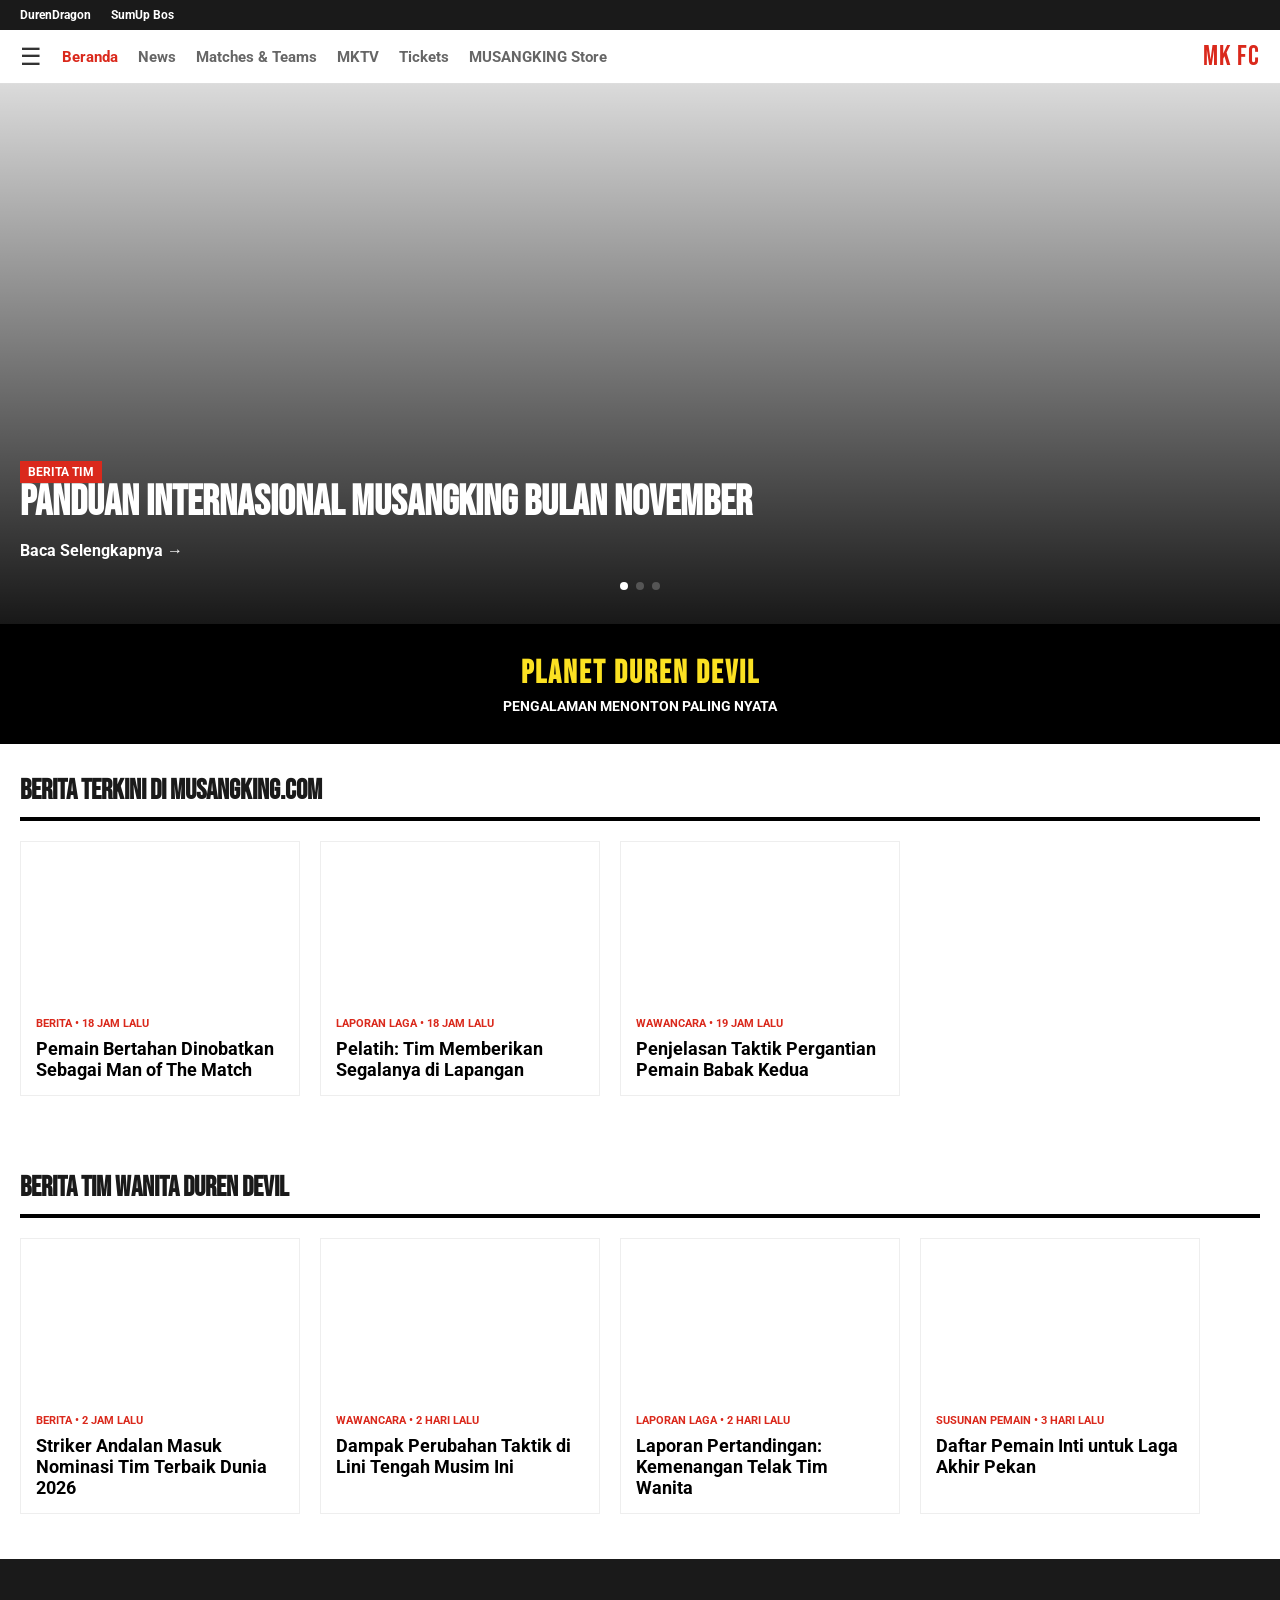
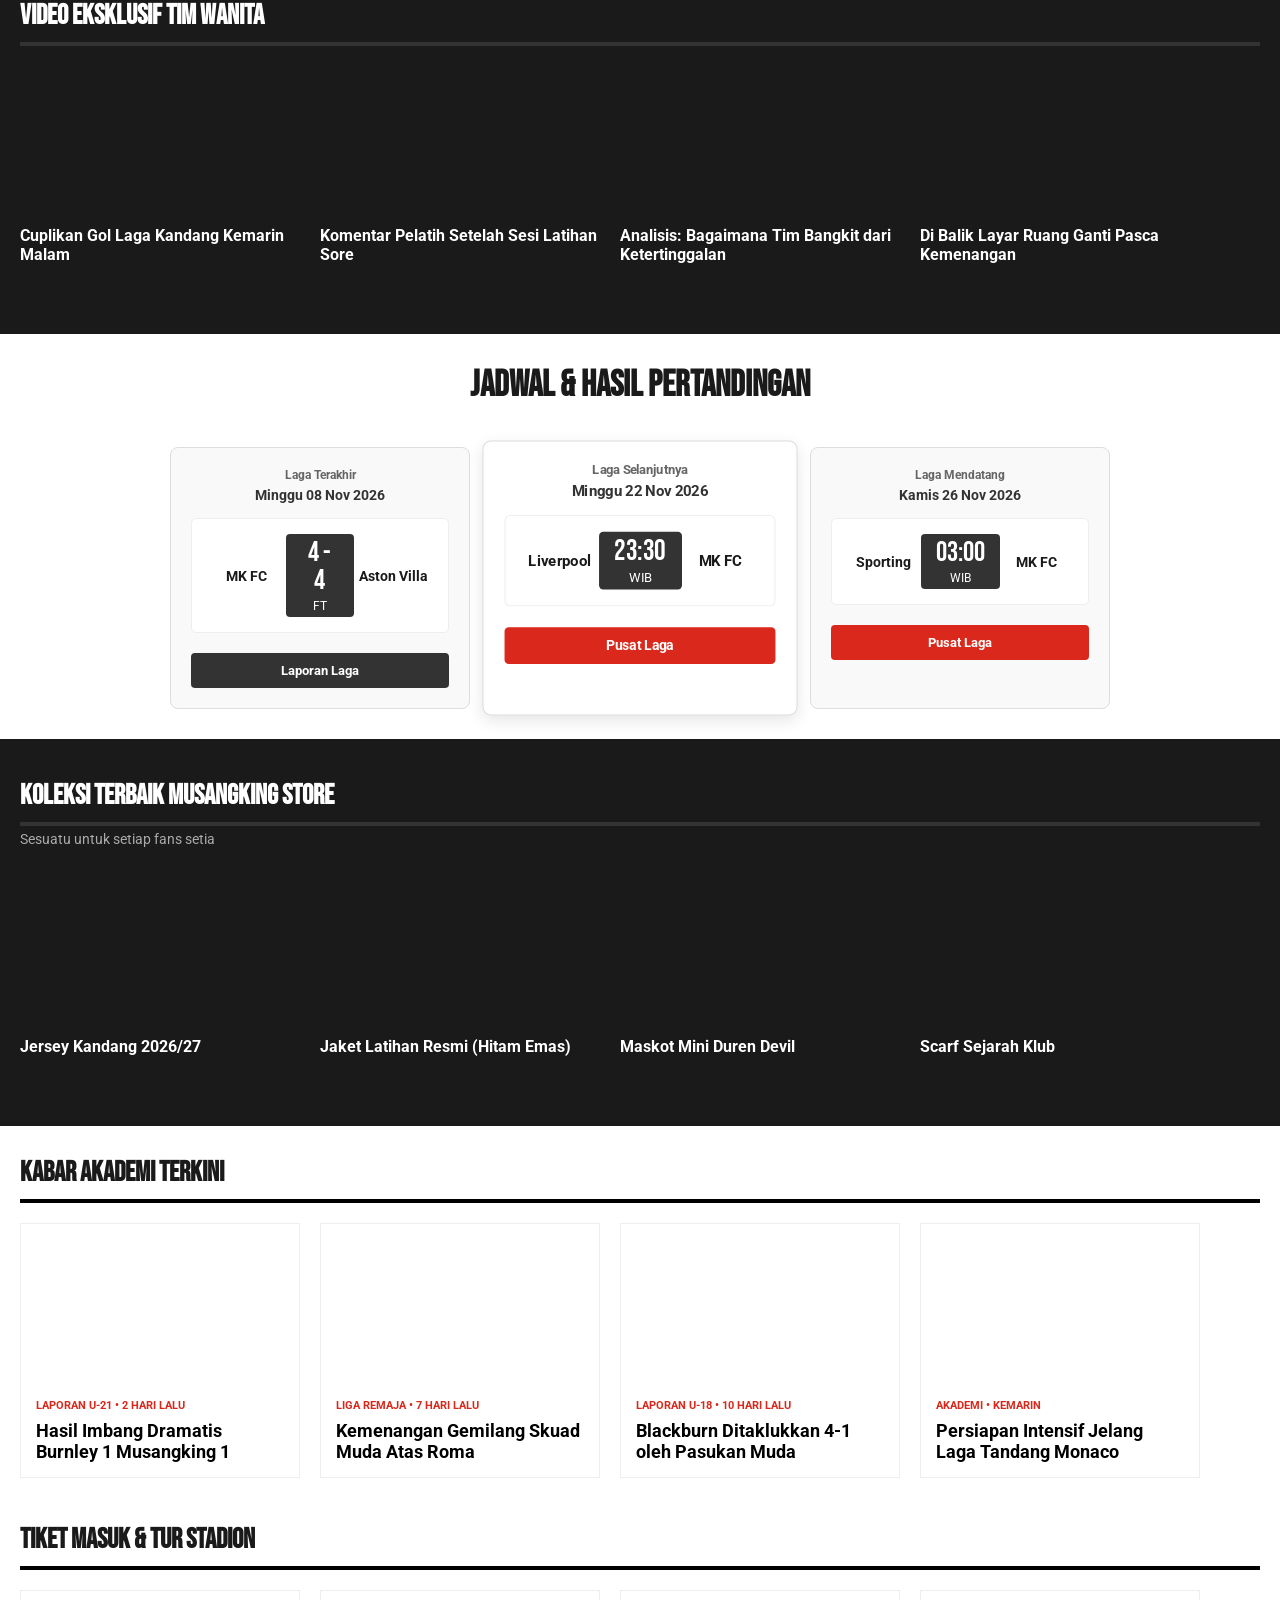
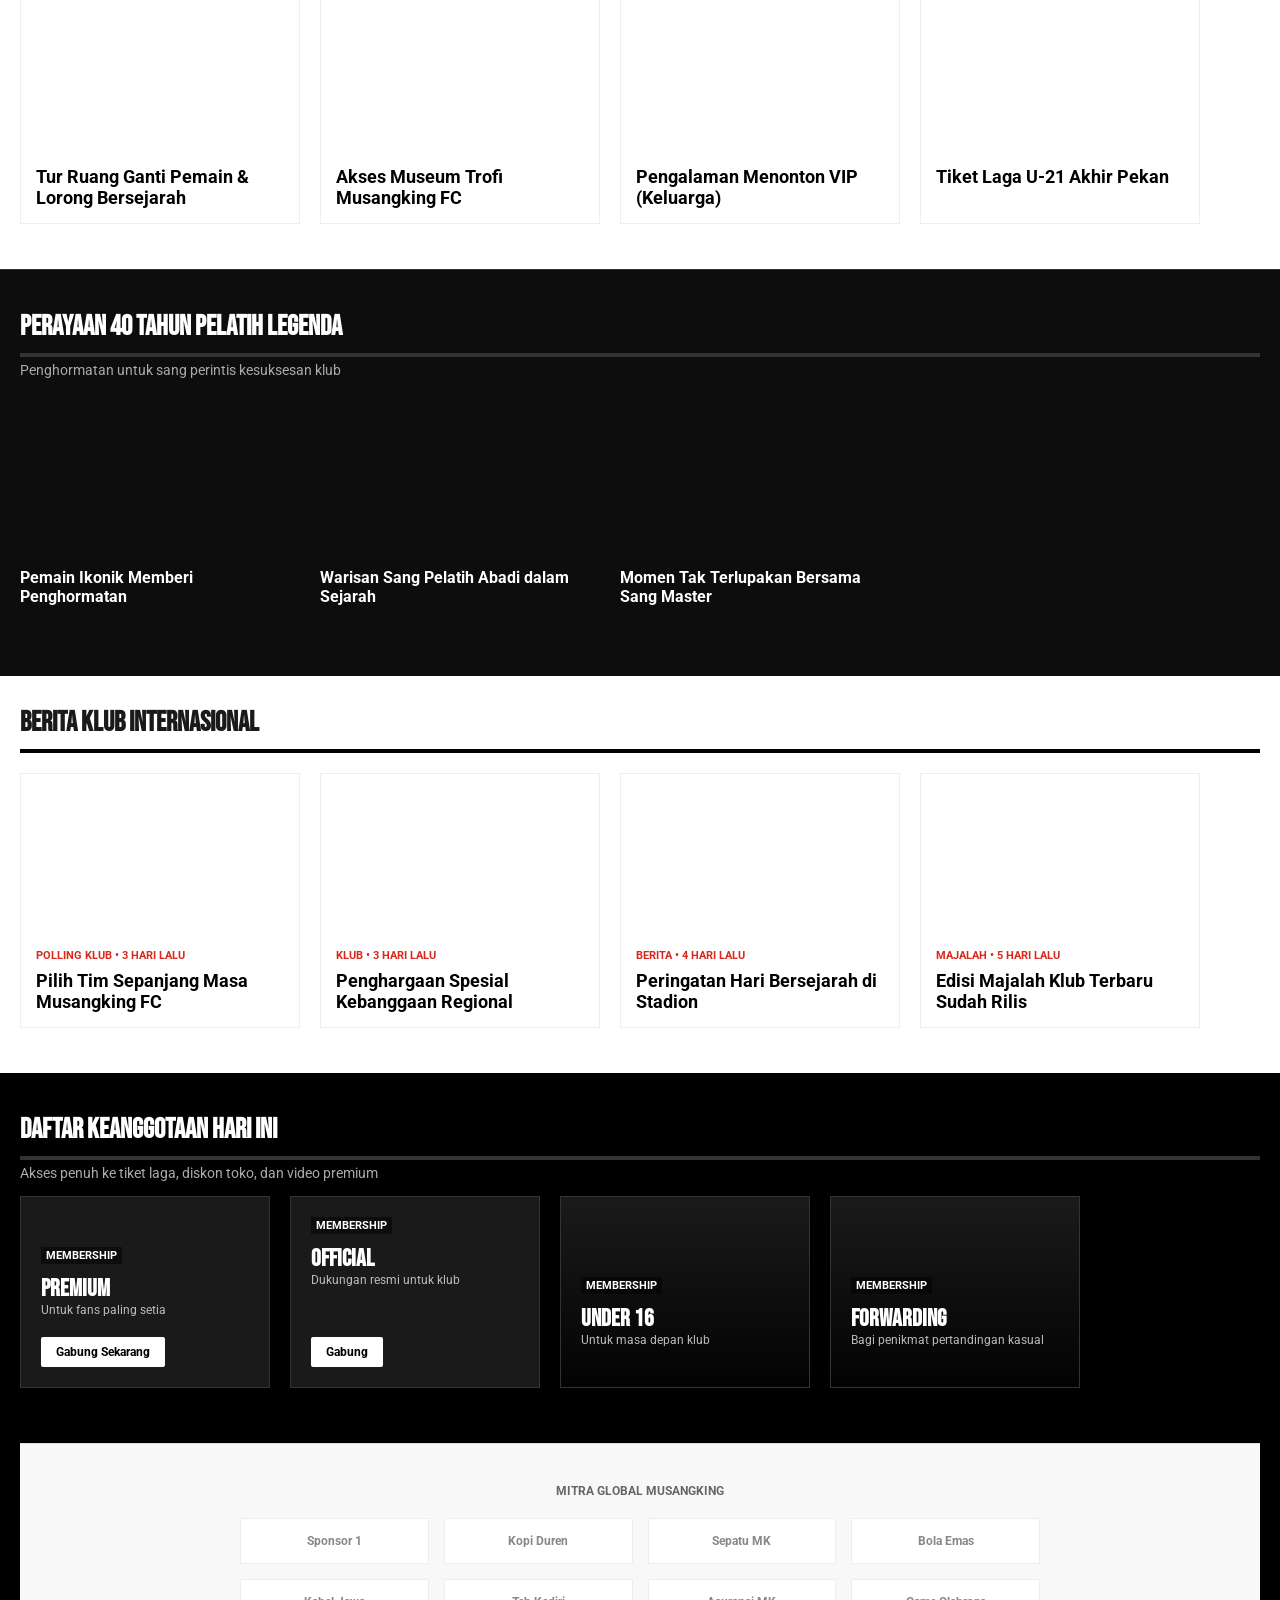
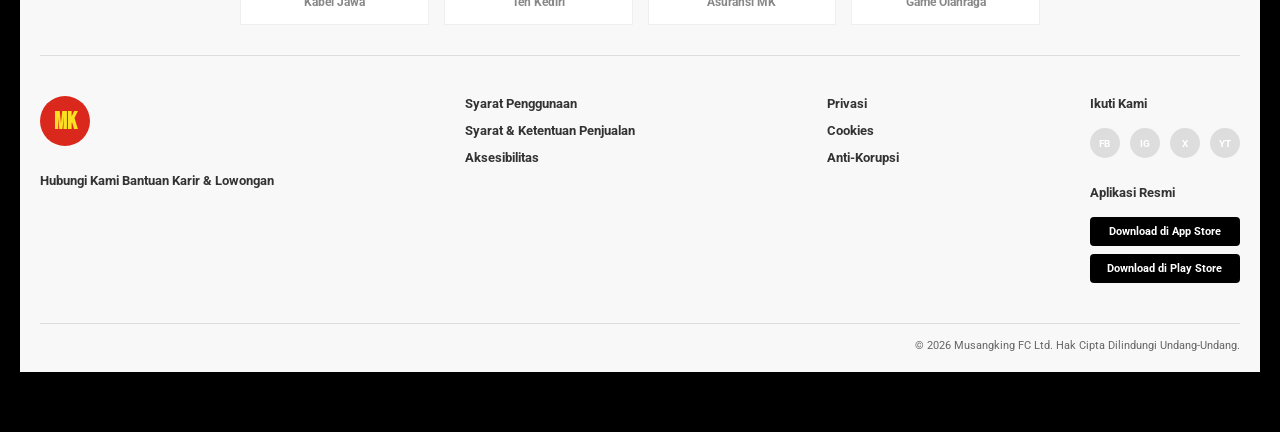
<file: index.html>
<!DOCTYPE html>
<html lang="id">
<head>
    <meta charset="UTF-8">
    <meta name="viewport" content="width=device-width, initial-scale=1.0">
    <title>Beranda | Musangking FC</title>
    <link rel="stylesheet" href="style.css">
    <link href="https://fonts.googleapis.com/css2?family=Bebas+Neue&family=Roboto:wght@400;700&display=swap" rel="stylesheet">
</head>
<body>

    <div class="sponsor-bar">
        <span>DurenDragon</span>
        <span>SumUp Bos</span>
    </div>


    <header class="main-header">
        <input type="checkbox" id="tombol-menu" class="menu-checkbox">
        <label for="tombol-menu" class="menu-toggle">&#9776;</label>

      
        <nav class="nav-links">
            <a href="index.html" class="aktif">Beranda</a>
            <a href="news.html">News</a> <!-- Tanda pagarnya diganti nama file -->
            <a href="matches.html">Matches & Teams</a>
            <a href="MKTV.html">MKTV</a>
            <a href="tickets.html">Tickets</a>
            <a href="store.html">MUSANGKING Store</a>
        </nav>

        <div class="logo-container">
            <span class="logo-text">MK FC</span>
        </div>
    </header>


     
    <main>

        <section class="hero-section">
            <div class="hero-content">
                <span class="sub-title">Berita Tim</span>
                <h1 class="main-title">Panduan Internasional Musangking Bulan November</h1>
                <a href="news" class="btn-read">Baca Selengkapnya &rarr;</a>
            </div>
            <div class="slider-dots">
                <span class="dot active"></span><span class="dot"></span><span class="dot"></span>
            </div>
        </section>

        <!-- Banner Promo Hitam -->
        <div class="promo-banner">
            <h2>PLANET DUREN DEVIL</h2>
            <p>PENGALAMAN MENONTON PALING NYATA</p>
        </div>


        <section class="latest-news-section">
            <h2>Berita Terkini di MusangKing.com</h2>
            <div class="news-scroll-container">
                <div class="news-card">
                    <div class="card-image-placeholder img-1"></div>
                    <div class="card-body">
                        <span class="card-tag">Berita &bull; 18 jam lalu</span>
                        <h3>Pemain Bertahan Dinobatkan Sebagai Man of The Match</h3>
                    </div>
                </div>
                <div class="news-card">
                    <div class="card-image-placeholder img-2"></div>
                    <div class="card-body">
                        <span class="card-tag">Laporan Laga &bull; 18 jam lalu</span>
                        <h3>Pelatih: Tim Memberikan Segalanya di Lapangan</h3>
                    </div>
                </div>
                <div class="news-card">
                    <div class="card-image-placeholder img-3"></div>
                    <div class="card-body">
                        <span class="card-tag">Wawancara &bull; 19 jam lalu</span>
                        <h3>Penjelasan Taktik Pergantian Pemain Babak Kedua</h3>
                    </div>
                </div>
            </div>
        </section>
    </main>

        <section class="latest-news-section">
            <h2>Berita Tim Wanita Duren Devil</h2>
            <div class="news-scroll-container">
                <div class="news-card"><div class="card-image-placeholder img-1"></div><div class="card-body"><span class="card-tag">Berita &bull; 2 jam lalu</span><h3>Striker Andalan Masuk Nominasi Tim Terbaik Dunia 2026</h3></div></div>
                <div class="news-card"><div class="card-image-placeholder img-2"></div><div class="card-body"><span class="card-tag">Wawancara &bull; 2 hari lalu</span><h3>Dampak Perubahan Taktik di Lini Tengah Musim Ini</h3></div></div>
                <div class="news-card"><div class="card-image-placeholder img-3"></div><div class="card-body"><span class="card-tag">Laporan Laga &bull; 2 hari lalu</span><h3>Laporan Pertandingan: Kemenangan Telak Tim Wanita</h3></div></div>
                <div class="news-card"><div class="card-image-placeholder img-1"></div><div class="card-body"><span class="card-tag">Susunan Pemain &bull; 3 hari lalu</span><h3>Daftar Pemain Inti untuk Laga Akhir Pekan</h3></div></div>
            </div>
        </section>


        <section class="gelap-section">
            <h2>Video Eksklusif Tim Wanita</h2>
            <div class="news-scroll-container">
                <div class="news-card gelap-card"><div class="card-image-placeholder img-2"></div><div class="card-body"><h3>Cuplikan Gol Laga Kandang Kemarin Malam</h3></div></div>
                <div class="news-card gelap-card"><div class="card-image-placeholder img-3"></div><div class="card-body"><h3>Komentar Pelatih Setelah Sesi Latihan Sore</h3></div></div>
                <div class="news-card gelap-card"><div class="card-image-placeholder img-1"></div><div class="card-body"><h3>Analisis: Bagaimana Tim Bangkit dari Ketertinggalan</h3></div></div>
                <div class="news-card gelap-card"><div class="card-image-placeholder img-2"></div><div class="card-body"><h3>Di Balik Layar Ruang Ganti Pasca Kemenangan</h3></div></div>
            </div>
        </section>

        <section class="latest-news-section center-header">
            <h2>Jadwal & Hasil Pertandingan</h2>
            <div class="match-grid">
                <!-- Laga Terakhir -->
                <div class="match-box">
                    <span class="match-kategori">Laga Terakhir</span>
                    <span class="match-tanggal">Minggu 08 Nov 2026</span>
                    <div class="match-skor">
                        <div class="tim">MK FC</div>
                        <div class="skor-tengah">4 - 4<br><small>FT</small></div>
                        <div class="tim">Aston Villa</div>
                    </div>
                    <a href="#" class="match-btn">Laporan Laga</a>
                </div>

                <div class="match-box highlight">
                    <span class="match-kategori">Laga Selanjutnya</span>
                    <span class="match-tanggal">Minggu 22 Nov 2026</span>
                    <div class="match-skor">
                        <div class="tim">Liverpool</div>
                        <div class="skor-tengah">23:30<br><small>WIB</small></div>
                        <div class="tim">MK FC</div>
                    </div>
                    <a href="#" class="match-btn merah">Pusat Laga</a>
                </div>

                <div class="match-box">
                    <span class="match-kategori">Laga Mendatang</span>
                    <span class="match-tanggal">Kamis 26 Nov 2026</span>
                    <div class="match-skor">
                        <div class="tim">Sporting</div>
                        <div class="skor-tengah">03:00<br><small>WIB</small></div>
                        <div class="tim">MK FC</div>
                    </div>
                    <a href="#" class="match-btn merah">Pusat Laga</a>
                </div>
            </div>
        </section>


        <section class="gelap-section">
            <h2>Koleksi Terbaik Musangking Store</h2>
            <p class="sub-teks">Sesuatu untuk setiap fans setia</p>
            <div class="news-scroll-container mt-15">
                <div class="news-card gelap-card"><div class="card-image-placeholder img-3"></div><div class="card-body"><h3>Jersey Kandang 2026/27</h3></div></div>
                <div class="news-card gelap-card"><div class="card-image-placeholder img-1"></div><div class="card-body"><h3>Jaket Latihan Resmi (Hitam Emas)</h3></div></div>
                <div class="news-card gelap-card"><div class="card-image-placeholder img-2"></div><div class="card-body"><h3>Maskot Mini Duren Devil</h3></div></div>
                <div class="news-card gelap-card"><div class="card-image-placeholder img-3"></div><div class="card-body"><h3>Scarf Sejarah Klub</h3></div></div>
            </div>
        </section>


        <section class="latest-news-section">
            <h2>Kabar Akademi Terkini</h2>
            <div class="news-scroll-container">
                <div class="news-card"><div class="card-image-placeholder img-1"></div><div class="card-body"><span class="card-tag">Laporan U-21 &bull; 2 hari lalu</span><h3>Hasil Imbang Dramatis Burnley 1 Musangking 1</h3></div></div>
                <div class="news-card"><div class="card-image-placeholder img-2"></div><div class="card-body"><span class="card-tag">Liga Remaja &bull; 7 hari lalu</span><h3>Kemenangan Gemilang Skuad Muda Atas Roma</h3></div></div>
                <div class="news-card"><div class="card-image-placeholder img-3"></div><div class="card-body"><span class="card-tag">Laporan U-18 &bull; 10 hari lalu</span><h3>Blackburn Ditaklukkan 4-1 oleh Pasukan Muda</h3></div></div>
                <div class="news-card"><div class="card-image-placeholder img-1"></div><div class="card-body"><span class="card-tag">Akademi &bull; Kemarin</span><h3>Persiapan Intensif Jelang Laga Tandang Monaco</h3></div></div>
            </div>
        </section>


        <section class="latest-news-section pt-0">
            <h2>Tiket Masuk & Tur Stadion</h2>
            <div class="news-scroll-container">
                <div class="news-card"><div class="card-image-placeholder img-3"></div><div class="card-body"><h3>Tur Ruang Ganti Pemain & Lorong Bersejarah</h3></div></div>
                <div class="news-card"><div class="card-image-placeholder img-2"></div><div class="card-body"><h3>Akses Museum Trofi Musangking FC</h3></div></div>
                <div class="news-card"><div class="card-image-placeholder img-1"></div><div class="card-body"><h3>Pengalaman Menonton VIP (Keluarga)</h3></div></div>
                <div class="news-card"><div class="card-image-placeholder img-2"></div><div class="card-body"><h3>Tiket Laga U-21 Akhir Pekan</h3></div></div>
            </div>
        </section>


        <section class="gelap-section khusus-legenda">
            <h2>Perayaan 40 Tahun Pelatih Legenda</h2>
            <p class="sub-teks">Penghormatan untuk sang perintis kesuksesan klub</p>
            <div class="news-scroll-container mt-15">
                <div class="news-card gelap-card"><div class="card-image-placeholder img-1"></div><div class="card-body"><h3>Pemain Ikonik Memberi Penghormatan</h3></div></div>
                <div class="news-card gelap-card"><div class="card-image-placeholder img-2"></div><div class="card-body"><h3>Warisan Sang Pelatih Abadi dalam Sejarah</h3></div></div>
                <div class="news-card gelap-card"><div class="card-image-placeholder img-3"></div><div class="card-body"><h3>Momen Tak Terlupakan Bersama Sang Master</h3></div></div>
            </div>
        </section>


        <section class="latest-news-section">
            <h2>Berita Klub Internasional</h2>
            <div class="news-scroll-container">
                <div class="news-card"><div class="card-image-placeholder img-2"></div><div class="card-body"><span class="card-tag">Polling Klub &bull; 3 hari lalu</span><h3>Pilih Tim Sepanjang Masa Musangking FC</h3></div></div>
                <div class="news-card"><div class="card-image-placeholder img-3"></div><div class="card-body"><span class="card-tag">Klub &bull; 3 hari lalu</span><h3>Penghargaan Spesial Kebanggaan Regional</h3></div></div>
                <div class="news-card"><div class="card-image-placeholder img-1"></div><div class="card-body"><span class="card-tag">Berita &bull; 4 hari lalu</span><h3>Peringatan Hari Bersejarah di Stadion</h3></div></div>
                <div class="news-card"><div class="card-image-placeholder img-2"></div><div class="card-body"><span class="card-tag">Majalah &bull; 5 hari lalu</span><h3>Edisi Majalah Klub Terbaru Sudah Rilis</h3></div></div>
            </div>
        </section>


        <section class="gelap-section khusus-member">
            <h2>Daftar Keanggotaan Hari Ini</h2>
            <p class="sub-teks">Akses penuh ke tiket laga, diskon toko, dan video premium</p>
            <div class="news-scroll-container mt-15">
                <!-- Premium -->
                <div class="news-card gelap-card member-card">
                    <div class="card-body">
                        <span class="card-tag putih">Membership</span>
                        <h3>Premium</h3>
                        <p class="sub-kecil">Untuk fans paling setia</p>
                        <a href="#" class="btn-member">Gabung Sekarang</a>
                    </div>
                </div>

                <div class="news-card gelap-card member-card">
                    <div class="card-body">
                        <span class="card-tag putih">Membership</span>
                        <h3>Official</h3>
                        <p class="sub-kecil">Dukungan resmi untuk klub</p>
                        <a href="#" class="btn-member mt-30">Gabung</a>
                    </div>
                </div>

                <div class="news-card gelap-card member-card img-3">
                    <div class="card-body background-gelap">
                        <span class="card-tag putih">Membership</span>
                        <h3>Under 16</h3>
                        <p class="sub-kecil">Untuk masa depan klub</p>
                    </div>
                </div>

                <div class="news-card gelap-card member-card img-2">
                    <div class="card-body background-gelap">
                        <span class="card-tag putih">Membership</span>
                        <h3>Forwarding</h3>
                        <p class="sub-kecil">Bagi penikmat pertandingan kasual</p>
                    </div>
                </div>
            </div>

    <footer class="footer-raksasa">

        <div class="mitra-global">
            <p class="judul-mitra">Mitra Global Musangking</p>
            <div class="grid-mitra">
                <div class="logo-mitra">Sponsor 1</div>
                <div class="logo-mitra">Kopi Duren</div>
                <div class="logo-mitra">Sepatu MK</div>
                <div class="logo-mitra">Bola Emas</div>
                <div class="logo-mitra">Kabel Jawa</div>
                <div class="logo-mitra">Teh Kediri</div>
                <div class="logo-mitra">Asuransi MK</div>
                <div class="logo-mitra">Game Olahraga</div>
            </div>
        </div>


        <div class="kolom-info-footer">

            <div class="kolom">
                <div class="logo-bawah-kiri">MK</div>
                <div class="menu-kiri">
                    <a href="#">Hubungi Kami</a>
                    <a href="#">Bantuan</a>
                    <a href="#">Karir & Lowongan</a>
                </div>
            </div>

            <div class="kolom">
                <a href="#">Syarat Penggunaan</a>
                <a href="#">Syarat & Ketentuan Penjualan</a>
                <a href="#">Aksesibilitas</a>
            </div>

            <div class="kolom">
                <a href="#">Privasi</a>
                <a href="#">Cookies</a>
                <a href="#">Anti-Korupsi</a>
            </div>

            <div class="kolom kolom-sosmed">
                <p>Ikuti Kami</p>
                <div class="ikon-sosmed">
                    <span>FB</span> <span>IG</span> <span>X</span> <span>YT</span>
                </div>
                <p class="mt-15">Aplikasi Resmi</p>
                <div class="tombol-app">
                    <span class="btn-app">Download di App Store</span>
                    <span class="btn-app">Download di Play Store</span>
                </div>
            </div>
        </div>


        <div class="hak-cipta">
            <p>&copy; 2026 Musangking FC Ltd. Hak Cipta Dilindungi Undang-Undang.</p>
        </div>
    </footer>

</body>
</html>
</file>
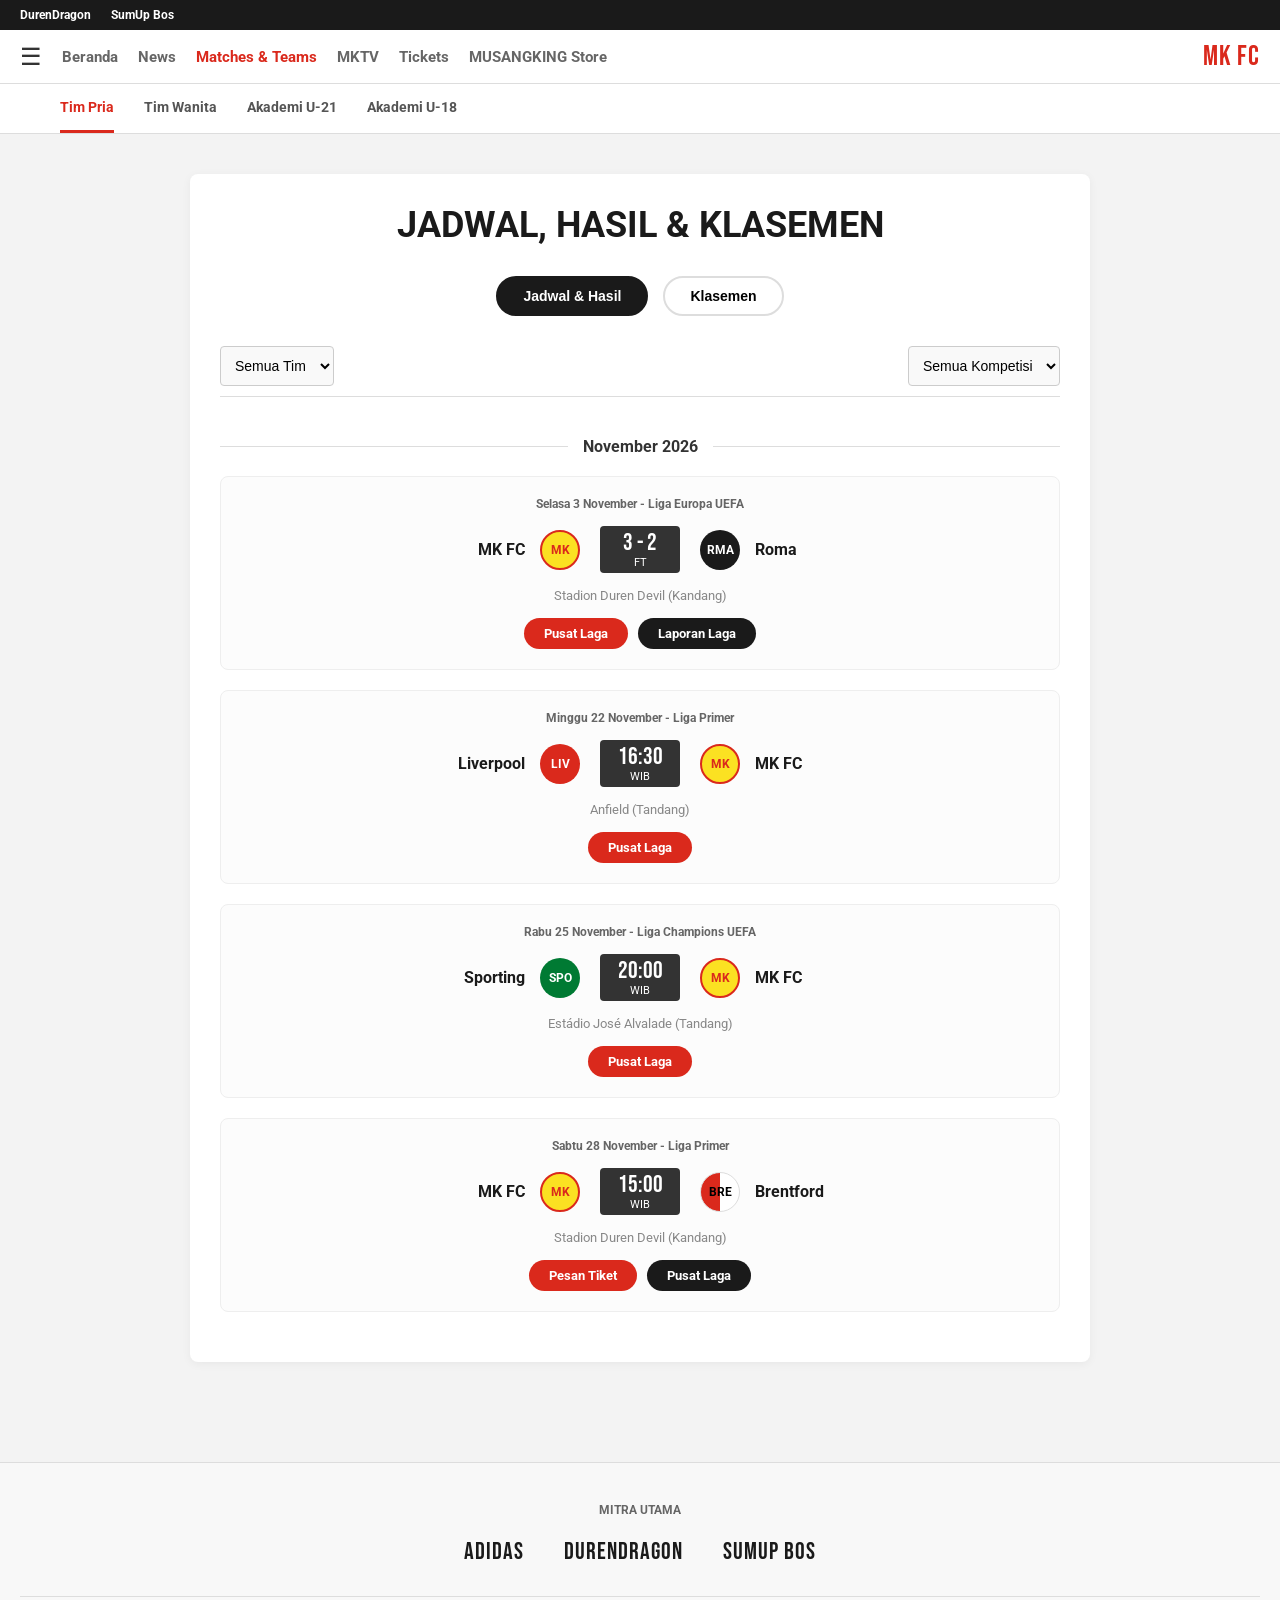
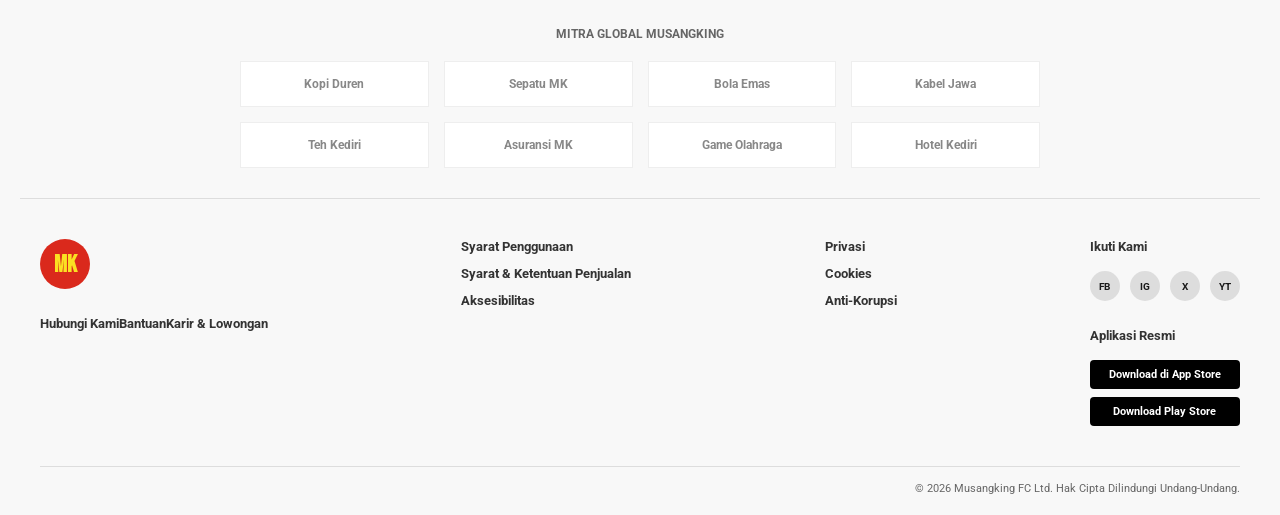
<file: matches.html>
<!DOCTYPE html>
<html lang="id">
<head>
    <meta charset="UTF-8">
    <meta name="viewport" content="width=device-width, initial-scale=1.0">
    <title>Jadwal & Hasil | Musangking FC</title>
    <link rel="stylesheet" href="style.css">
    <link href="https://fonts.googleapis.com/css2?family=Bebas+Neue&family=Roboto:wght@400;700&display=swap" rel="stylesheet">
</head>
<body>


    <div class="sponsor-bar">
        <span>DurenDragon</span>
        <span>SumUp Bos</span>
    </div>


    <header class="main-header">
        <input type="checkbox" id="tombol-menu" class="menu-checkbox">
        <label for="tombol-menu" class="menu-toggle">&#9776;</label>

        <nav class="nav-links">
            <a href="index.html">Beranda</a>
            <a href="news.html">News</a>
            <a href="matches.html" class="aktif">Matches & Teams</a> 
            <a href="MKTV.html">MKTV</a>
            <a href="tickets.html">Tickets</a>
            <a href="store.html">MUSANGKING Store</a>
        </nav>

        <div class="logo-container">
            <span class="logo-text">MK FC</span>
        </div>
    </header>

    <div class="sub-nav-news">
        <div class="kontainer-lebar-news">
            <a href="#" class="sub-aktif">Tim Pria</a>
            <a href="#">Tim Wanita</a>
            <a href="#">Akademi U-21</a>
            <a href="#">Akademi U-18</a>
        </div>
    </div>


    <main class="halaman-matches">
        
        <div class="kontainer-jadwal">
            <h1 class="judul-laga">JADWAL, HASIL & KLASEMEN</h1>


            <div class="filter-laga-atas">
                <button class="btn-filter aktif">Jadwal & Hasil</button>
                <button class="btn-filter">Klasemen</button>
            </div>


            <div class="filter-dropdown">
                <select class="dropdown-pilih">
                    <option>Semua Tim</option>
                    <option>Tim Inti</option>
                </select>
                <select class="dropdown-pilih">
                    <option>Semua Kompetisi</option>
                    <option>Liga Primer</option>
                    <option>Liga Europa</option>
                </select>
            </div>


            <div class="grup-bulan">
                <div class="header-bulan">
                    <span class="garis-bulan"></span>
                    <h3>November 2026</h3>
                    <span class="garis-bulan"></span>
                </div>


                <div class="baris-laga">
                    <div class="info-kompetisi">Selasa 3 November - Liga Europa UEFA</div>
                    <div class="skor-laga">
                        <div class="tim-laga kiri">
                            <span class="nama-tim">MK FC</span>
                            <div class="logo-tim logo-mk">MK</div>
                        </div>
                        <div class="papan-skor">3 - 2<br><small>FT</small></div>
                        <div class="tim-laga kanan">
                            <div class="logo-tim bundar hitam">RMA</div>
                            <span class="nama-tim">Roma</span>
                        </div>
                    </div>
                    <div class="info-stadion">Stadion Duren Devil (Kandang)</div>
                    <div class="aksi-laga">
                        <a href="#" class="btn-aksi merah">Pusat Laga</a>
                        <a href="#" class="btn-aksi hitam">Laporan Laga</a>
                    </div>
                </div>


                <div class="baris-laga">
                    <div class="info-kompetisi">Minggu 22 November - Liga Primer</div>
                    <div class="skor-laga">
                        <div class="tim-laga kiri">
                            <span class="nama-tim">Liverpool</span>
                            <div class="logo-tim bundar merah">LIV</div>
                        </div>
                        <div class="papan-skor">16:30<br><small>WIB</small></div>
                        <div class="tim-laga kanan">
                            <div class="logo-tim logo-mk">MK</div>
                            <span class="nama-tim">MK FC</span>
                        </div>
                    </div>
                    <div class="info-stadion">Anfield (Tandang)</div>
                    <div class="aksi-laga">
                        <a href="#" class="btn-aksi merah">Pusat Laga</a>
                    </div>
                </div>


                <div class="baris-laga">
                    <div class="info-kompetisi">Rabu 25 November - Liga Champions UEFA</div>
                    <div class="skor-laga">
                        <div class="tim-laga kiri">
                            <span class="nama-tim">Sporting</span>
                            <div class="logo-tim bundar hijau">SPO</div>
                        </div>
                        <div class="papan-skor">20:00<br><small>WIB</small></div>
                        <div class="tim-laga kanan">
                            <div class="logo-tim logo-mk">MK</div>
                            <span class="nama-tim">MK FC</span>
                        </div>
                    </div>
                    <div class="info-stadion">Estádio José Alvalade (Tandang)</div>
                    <div class="aksi-laga">
                        <a href="#" class="btn-aksi merah">Pusat Laga</a>
                    </div>
                </div>

                <div class="baris-laga">
                    <div class="info-kompetisi">Sabtu 28 November - Liga Primer</div>
                    <div class="skor-laga">
                        <div class="tim-laga kiri">
                            <span class="nama-tim">MK FC</span>
                            <div class="logo-tim logo-mk">MK</div>
                        </div>
                        <div class="papan-skor">15:00<br><small>WIB</small></div>
                        <div class="tim-laga kanan">
                            <div class="logo-tim bundar merah-putih">BRE</div>
                            <span class="nama-tim">Brentford</span>
                        </div>
                    </div>
                    <div class="info-stadion">Stadion Duren Devil (Kandang)</div>
                    <div class="aksi-laga">
                        <a href="#" class="btn-aksi merah">Pesan Tiket</a>
                        <a href="#" class="btn-aksi hitam">Pusat Laga</a>
                    </div>
                </div>

            </div>
        </div>

    </main>


    <footer class="footer-raksasa">
        

        <div class="mitra-utama-box">
            <p class="judul-mitra">Mitra Utama</p>
            <div class="grup-mitra-utama">
                <div class="logo-mitra-besar">Adidas</div>
                <div class="logo-mitra-besar">DurenDragon</div>
                <div class="logo-mitra-besar">SumUp Bos</div>
            </div>
        </div>


        <div class="mitra-global">
            <p class="judul-mitra">Mitra Global Musangking</p>
            <div class="grid-mitra">
                <div class="logo-mitra">Kopi Duren</div>
                <div class="logo-mitra">Sepatu MK</div>
                <div class="logo-mitra">Bola Emas</div>
                <div class="logo-mitra">Kabel Jawa</div>
                <div class="logo-mitra">Teh Kediri</div>
                <div class="logo-mitra">Asuransi MK</div>
                <div class="logo-mitra">Game Olahraga</div>
                <div class="logo-mitra">Hotel Kediri</div>
            </div>
        </div>

        <div class="kolom-info-footer">
            <div class="kolom"><div class="logo-bawah-kiri">MK</div><div class="menu-kiri"><a href="#">Hubungi Kami</a><a href="#">Bantuan</a><a href="#">Karir & Lowongan</a></div></div>
            <div class="kolom"><a href="#">Syarat Penggunaan</a><a href="#">Syarat & Ketentuan Penjualan</a><a href="#">Aksesibilitas</a></div>
            <div class="kolom"><a href="#">Privasi</a><a href="#">Cookies</a><a href="#">Anti-Korupsi</a></div>
            <div class="kolom kolom-sosmed"><p>Ikuti Kami</p><div class="ikon-sosmed"><span>FB</span> <span>IG</span> <span>X</span> <span>YT</span></div><p class="mt-15">Aplikasi Resmi</p><div class="tombol-app"><span class="btn-app">Download di App Store</span><span class="btn-app">Download Play Store</span></div></div>
        </div>
        <div class="hak-cipta"><p>&copy; 2026 Musangking FC Ltd. Hak Cipta Dilindungi Undang-Undang.</p></div>
    </footer>

</body>
</html>
</file>
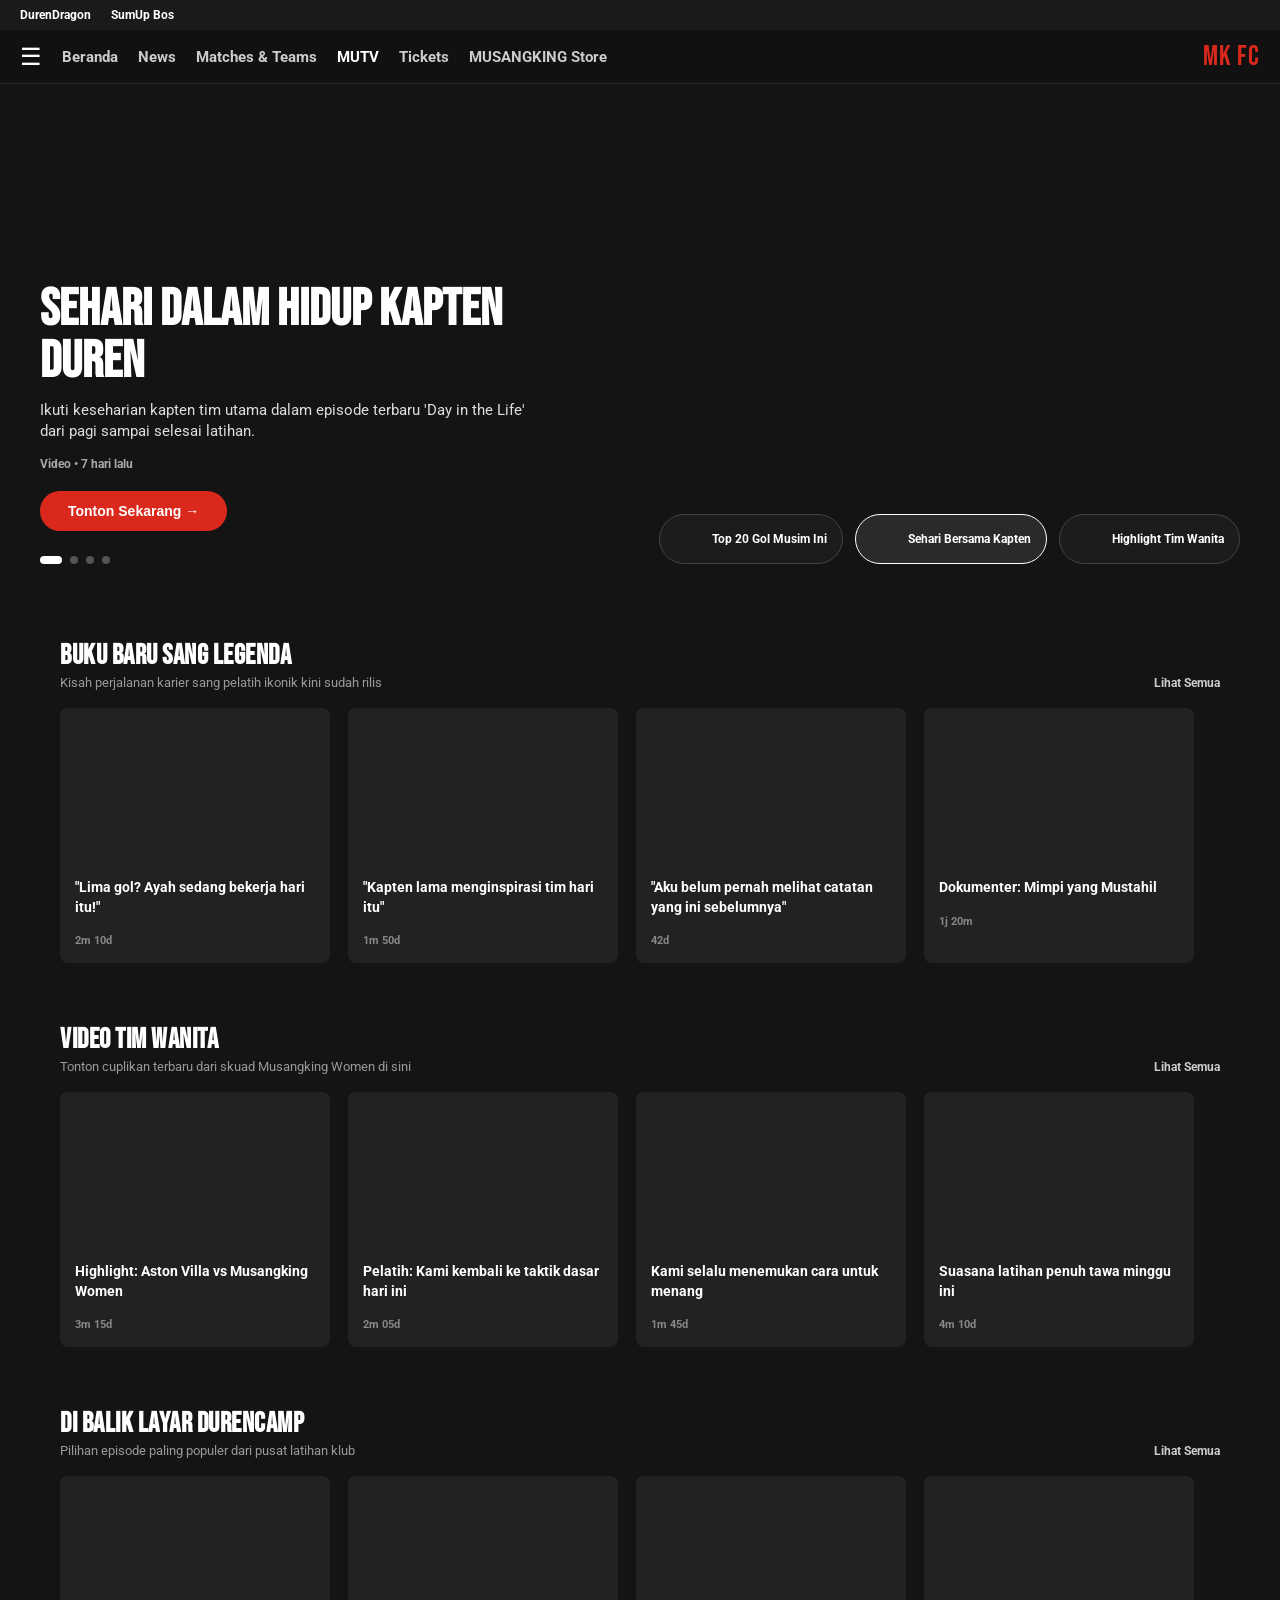
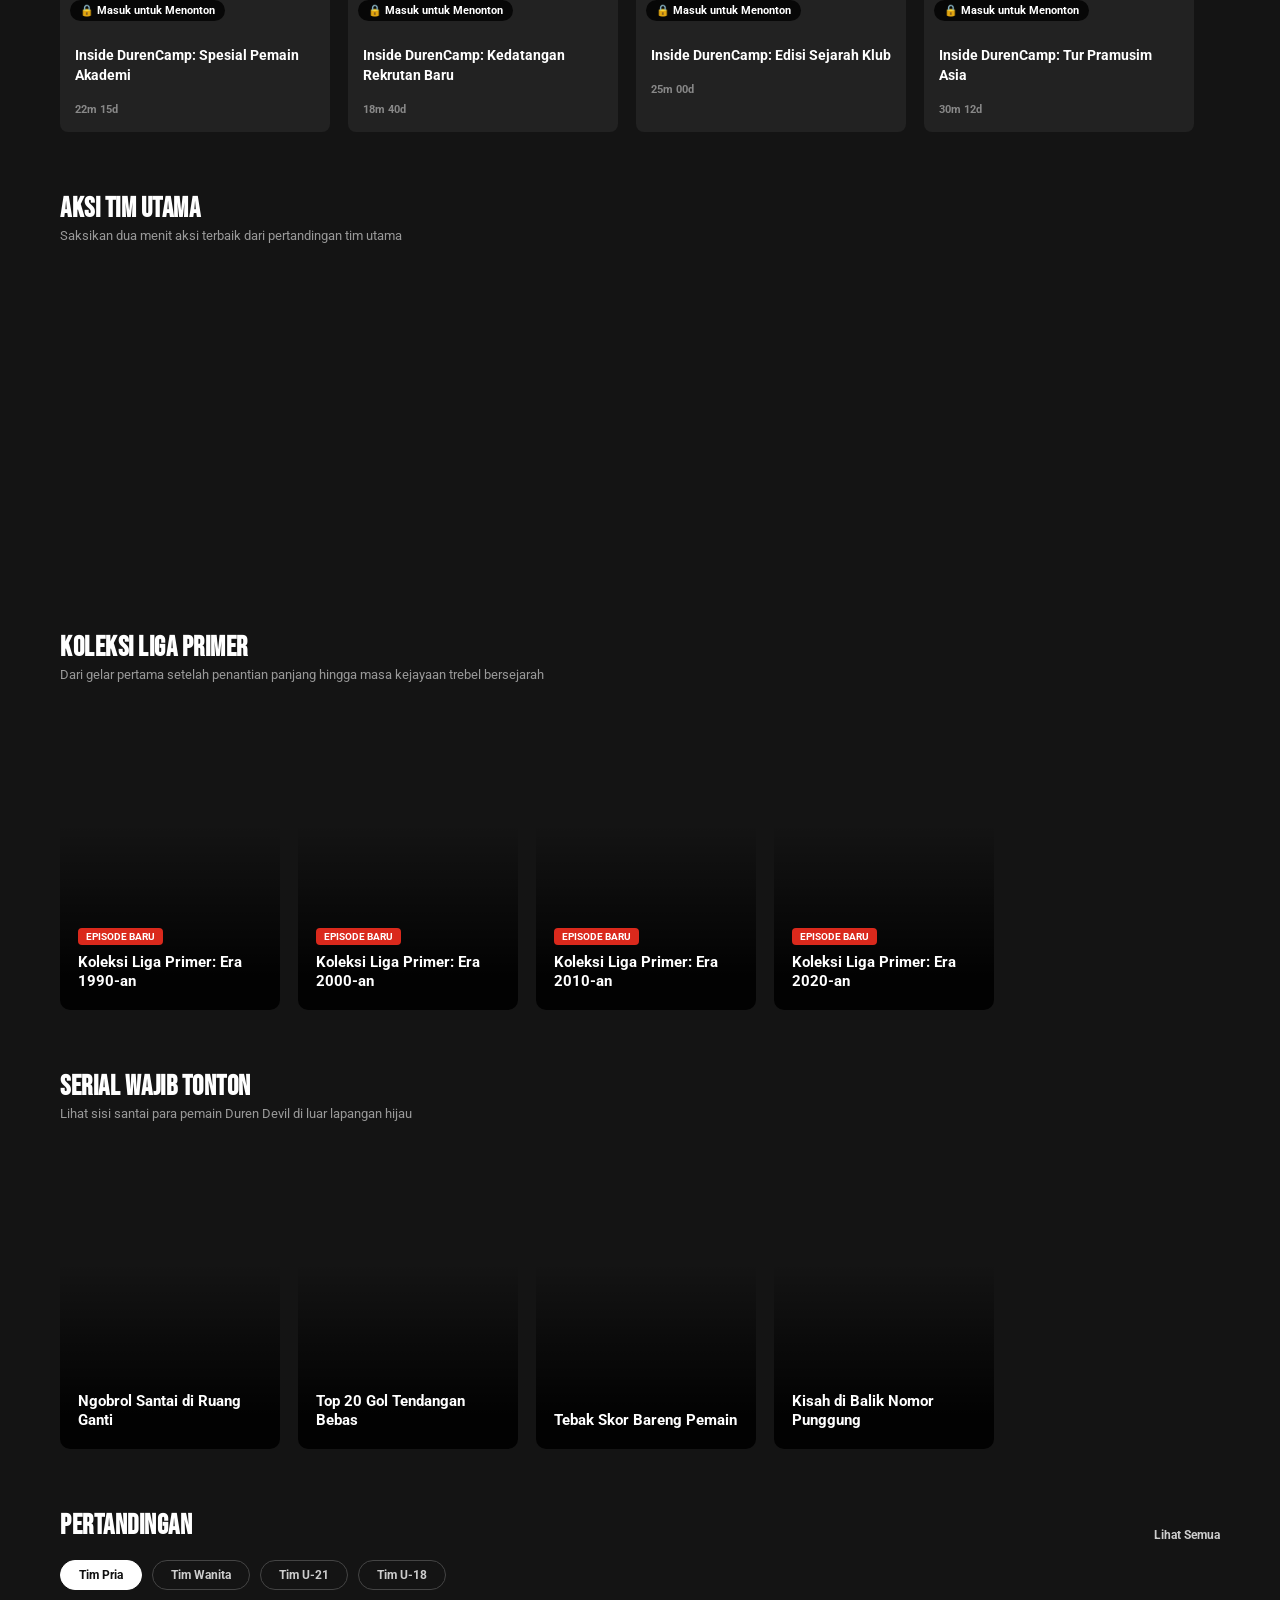
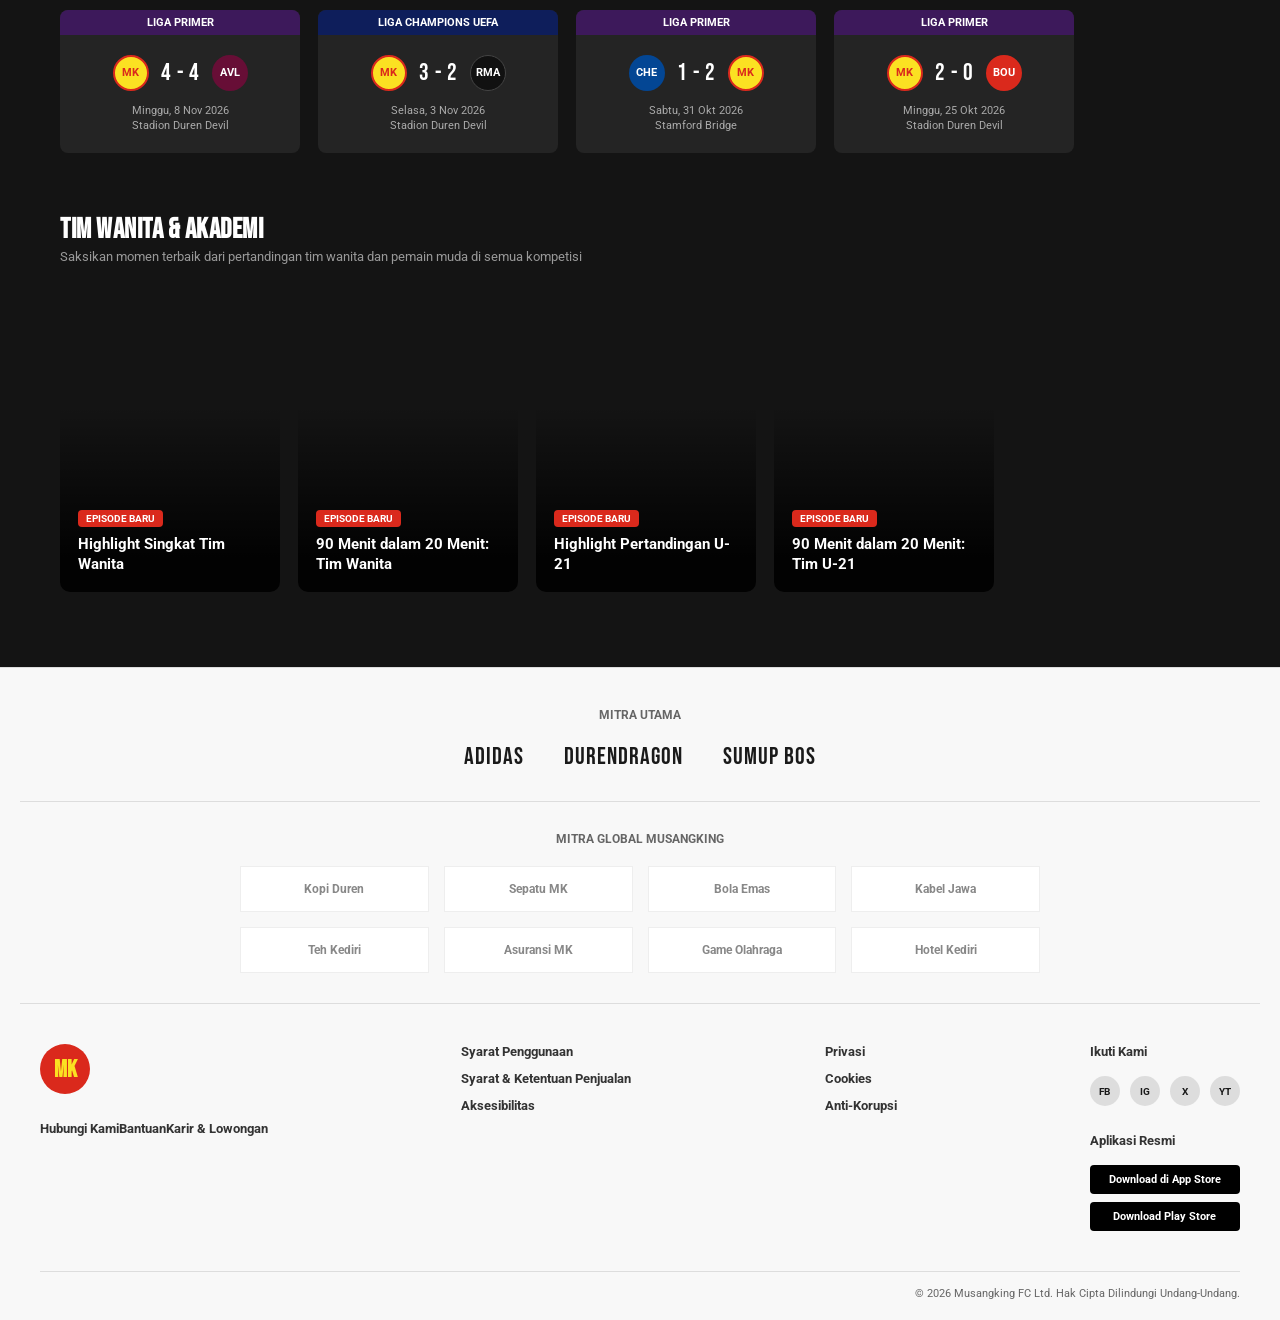
<file: MKTV.html>
<!DOCTYPE html>
<html lang="id">
<head>
    <meta charset="UTF-8">
    <meta name="viewport" content="width=device-width, initial-scale=1.0">
    <title>MUTV | Musangking FC</title>
    <link rel="stylesheet" href="style.css">
    <link href="https://fonts.googleapis.com/css2?family=Bebas+Neue&family=Roboto:wght@400;700&display=swap" rel="stylesheet">
</head>
<body>


    <div class="sponsor-bar">
        <span>DurenDragon</span>
        <span>SumUp Bos</span>
    </div>

   
    <header class="main-header header-gelap">
        <input type="checkbox" id="tombol-menu" class="menu-checkbox">
        <label for="tombol-menu" class="menu-toggle">&#9776;</label>

        <nav class="nav-links">
            <a href="index.html">Beranda</a>
            <a href="news.html">News</a>
            <a href="matches.html">Matches & Teams</a>
            <a href="MKTV.html" class="aktif">MUTV</a>
            <a href="tickets.html">Tickets</a>
            <a href="store.html">MUSANGKING Store</a>
        </nav>

        <div class="logo-container">
            <span class="logo-text">MK FC</span>
        </div>
    </header>


    <main class="halaman-mutv">

        <!-- 1. HERO BANNER UTAMA -->
        <section class="hero-mutv">
            <div class="kontainer-hero-tv">
                <div class="info-hero-kiri">
                    <h1>Sehari Dalam Hidup Kapten Duren</h1>
                    <p>Ikuti keseharian kapten tim utama dalam episode terbaru 'Day in the Life' dari pagi sampai selesai latihan.</p>
                    <span class="meta-video">Video &bull; 7 hari lalu</span>
                    <button class="btn-tonton-merah" onclick="alert('Memutar video eksklusif MUTV...')">Tonton Sekarang &rarr;</button>
                    
                    <div class="titik-slider-tv">
                        <span class="titik active"></span>
                        <span class="titik"></span>
                        <span class="titik"></span>
                        <span class="titik"></span>
                    </div>
                </div>


                <div class="preview-hero-kanan">
                    <div class="pil-preview" onclick="alert('Memutar Top 20 Gol...')">
                        <div class="thumb-mini img-1"></div>
                        <span>Top 20 Gol Musim Ini</span>
                    </div>
                    <div class="pil-preview aktif-pil" onclick="alert('Sedang diputar...')">
                        <div class="thumb-mini img-2"></div>
                        <span>Sehari Bersama Kapten</span>
                    </div>
                    <div class="pil-preview" onclick="alert('Memutar Highlight...')">
                        <div class="thumb-mini img-3"></div>
                        <span>Highlight Tim Wanita</span>
                    </div>
                </div>
            </div>
        </section>


        <section class="seksi-tv">
            <div class="header-seksi-tv">
                <div>
                    <h2>Buku Baru Sang Legenda</h2>
                    <p>Kisah perjalanan karier sang pelatih ikonik kini sudah rilis</p>
                </div>
                <span class="lihat-semua-tv">Lihat Semua</span>
            </div>

            <div class="scroll-tv">
                <div class="kartu-lanskap" onclick="alert('Memutar video wawancara...')">
                    <div class="gambar-lanskap img-1"></div>
                    <div class="isi-lanskap">
                        <h4>"Lima gol? Ayah sedang bekerja hari itu!"</h4>
                        <span class="durasi-tv">2m 10d</span>
                    </div>
                </div>
                <div class="kartu-lanskap" onclick="alert('Memutar video wawancara...')">
                    <div class="gambar-lanskap img-2"></div>
                    <div class="isi-lanskap">
                        <h4>"Kapten lama menginspirasi tim hari itu"</h4>
                        <span class="durasi-tv">1m 50d</span>
                    </div>
                </div>
                <div class="kartu-lanskap" onclick="alert('Memutar video wawancara...')">
                    <div class="gambar-lanskap img-3"></div>
                    <div class="isi-lanskap">
                        <h4>"Aku belum pernah melihat catatan yang ini sebelumnya"</h4>
                        <span class="durasi-tv">42d</span>
                    </div>
                </div>
                <div class="kartu-lanskap" onclick="alert('Memutar dokumenter...')">
                    <div class="gambar-lanskap img-1"></div>
                    <div class="isi-lanskap">
                        <h4>Dokumenter: Mimpi yang Mustahil</h4>
                        <span class="durasi-tv">1j 20m</span>
                    </div>
                </div>
            </div>
        </section>


        <section class="seksi-tv">
            <div class="header-seksi-tv">
                <div>
                    <h2>Video Tim Wanita</h2>
                    <p>Tonton cuplikan terbaru dari skuad Musangking Women di sini</p>
                </div>
                <span class="lihat-semua-tv">Lihat Semua</span>
            </div>

            <div class="scroll-tv">
                <div class="kartu-lanskap" onclick="alert('Memutar highlight...')">
                    <div class="gambar-lanskap img-2"></div>
                    <div class="isi-lanskap">
                        <h4>Highlight: Aston Villa vs Musangking Women</h4>
                        <span class="durasi-tv">3m 15d</span>
                    </div>
                </div>
                <div class="kartu-lanskap" onclick="alert('Memutar wawancara...')">
                    <div class="gambar-lanskap img-3"></div>
                    <div class="isi-lanskap">
                        <h4>Pelatih: Kami kembali ke taktik dasar hari ini</h4>
                        <span class="durasi-tv">2m 05d</span>
                    </div>
                </div>
                <div class="kartu-lanskap" onclick="alert('Memutar wawancara...')">
                    <div class="gambar-lanskap img-1"></div>
                    <div class="isi-lanskap">
                        <h4>Kami selalu menemukan cara untuk menang</h4>
                        <span class="durasi-tv">1m 45d</span>
                    </div>
                </div>
                <div class="kartu-lanskap" onclick="alert('Memutar latihan...')">
                    <div class="gambar-lanskap img-2"></div>
                    <div class="isi-lanskap">
                        <h4>Suasana latihan penuh tawa minggu ini</h4>
                        <span class="durasi-tv">4m 10d</span>
                    </div>
                </div>
            </div>
        </section>


        <section class="seksi-tv">
            <div class="header-seksi-tv">
                <div>
                    <h2>Di Balik Layar DurenCamp</h2>
                    <p>Pilihan episode paling populer dari pusat latihan klub</p>
                </div>
                <span class="lihat-semua-tv">Lihat Semua</span>
            </div>

            <div class="scroll-tv">
                <div class="kartu-lanskap" onclick="alert('Silakan masuk akun untuk menonton episode ini!')">
                    <div class="gambar-lanskap img-3">
                        <span class="badge-kunci">&#128274; Masuk untuk Menonton</span>
                    </div>
                    <div class="isi-lanskap">
                        <h4>Inside DurenCamp: Spesial Pemain Akademi</h4>
                        <span class="durasi-tv">22m 15d</span>
                    </div>
                </div>
                <div class="kartu-lanskap" onclick="alert('Silakan masuk akun untuk menonton episode ini!')">
                    <div class="gambar-lanskap img-1">
                        <span class="badge-kunci">&#128274; Masuk untuk Menonton</span>
                    </div>
                    <div class="isi-lanskap">
                        <h4>Inside DurenCamp: Kedatangan Rekrutan Baru</h4>
                        <span class="durasi-tv">18m 40d</span>
                    </div>
                </div>
                <div class="kartu-lanskap" onclick="alert('Silakan masuk akun untuk menonton episode ini!')">
                    <div class="gambar-lanskap img-2">
                        <span class="badge-kunci">&#128274; Masuk untuk Menonton</span>
                    </div>
                    <div class="isi-lanskap">
                        <h4>Inside DurenCamp: Edisi Sejarah Klub</h4>
                        <span class="durasi-tv">25m 00d</span>
                    </div>
                </div>
                <div class="kartu-lanskap" onclick="alert('Silakan masuk akun untuk menonton episode ini!')">
                    <div class="gambar-lanskap img-3">
                        <span class="badge-kunci">&#128274; Masuk untuk Menonton</span>
                    </div>
                    <div class="isi-lanskap">
                        <h4>Inside DurenCamp: Tur Pramusim Asia</h4>
                        <span class="durasi-tv">30m 12d</span>
                    </div>
                </div>
            </div>
        </section>


        <section class="seksi-tv">
            <div class="header-seksi-tv">
                <div>
                    <h2>Aksi Tim Utama</h2>
                    <p>Saksikan dua menit aksi terbaik dari pertandingan tim utama</p>
                </div>
            </div>

            <div class="scroll-tv">
                <div class="kartu-tegak img-1" onclick="alert('Memutar aksi pemain...')"></div>
                <div class="kartu-tegak img-2" onclick="alert('Memutar aksi pemain...')"></div>
                <div class="kartu-tegak img-3" onclick="alert('Memutar aksi pemain...')"></div>
                <div class="kartu-tegak img-1" onclick="alert('Memutar aksi pemain...')"></div>
                <div class="kartu-tegak img-2" onclick="alert('Memutar aksi pemain...')"></div>
            </div>
        </section>


        <section class="seksi-tv">
            <div class="header-seksi-tv">
                <div>
                    <h2>Koleksi Liga Primer</h2>
                    <p>Dari gelar pertama setelah penantian panjang hingga masa kejayaan trebel bersejarah</p>
                </div>
            </div>

            <div class="scroll-tv">
                <div class="kartu-tegak img-2" onclick="alert('Memutar Koleksi Era 1990-an...')">
                    <div class="overlay-tegak">
                        <span class="badge-episode">Episode Baru</span>
                        <h4>Koleksi Liga Primer: Era 1990-an</h4>
                    </div>
                </div>
                <div class="kartu-tegak img-3" onclick="alert('Memutar Koleksi Era 2000-an...')">
                    <div class="overlay-tegak">
                        <span class="badge-episode">Episode Baru</span>
                        <h4>Koleksi Liga Primer: Era 2000-an</h4>
                    </div>
                </div>
                <div class="kartu-tegak img-1" onclick="alert('Memutar Koleksi Era 2010-an...')">
                    <div class="overlay-tegak">
                        <span class="badge-episode">Episode Baru</span>
                        <h4>Koleksi Liga Primer: Era 2010-an</h4>
                    </div>
                </div>
                <div class="kartu-tegak img-2" onclick="alert('Memutar Koleksi Era 2020-an...')">
                    <div class="overlay-tegak">
                        <span class="badge-episode">Episode Baru</span>
                        <h4>Koleksi Liga Primer: Era 2020-an</h4>
                    </div>
                </div>
            </div>
        </section>


        <section class="seksi-tv">
            <div class="header-seksi-tv">
                <div>
                    <h2>Serial Wajib Tonton</h2>
                    <p>Lihat sisi santai para pemain Duren Devil di luar lapangan hijau</p>
                </div>
            </div>

            <div class="scroll-tv">
                <div class="kartu-tegak img-3" onclick="alert('Memutar episode...')">
                    <div class="overlay-tegak"><h4>Ngobrol Santai di Ruang Ganti</h4></div>
                </div>
                <div class="kartu-tegak img-1" onclick="alert('Memutar episode...')">
                    <div class="overlay-tegak"><h4>Top 20 Gol Tendangan Bebas</h4></div>
                </div>
                <div class="kartu-tegak img-2" onclick="alert('Memutar episode...')">
                    <div class="overlay-tegak"><h4>Tebak Skor Bareng Pemain</h4></div>
                </div>
                <div class="kartu-tegak img-3" onclick="alert('Memutar episode...')">
                    <div class="overlay-tegak"><h4>Kisah di Balik Nomor Punggung</h4></div>
                </div>
            </div>
        </section>


        <section class="seksi-tv">
            <div class="header-seksi-tv">
                <h2>Pertandingan</h2>
                <span class="lihat-semua-tv">Lihat Semua</span>
            </div>

            <!-- Pil Filter Kategori Tim -->
            <div class="pil-tim-tv">
                <span class="pil-tv aktif">Tim Pria</span>
                <span class="pil-tv">Tim Wanita</span>
                <span class="pil-tv">Tim U-21</span>
                <span class="pil-tv">Tim U-18</span>
            </div>

            <div class="scroll-tv">
                <!-- Kartu Skor 1 (Ungu - Liga Primer) -->
                <div class="kartu-match-tv" onclick="alert('Membuka tayangan ulang laga...')">
                    <div class="strip-liga ungu">Liga Primer</div>
                    <div class="isi-match-tv">
                        <div class="duel-logo">
                            <span class="logo-bulat kuning">MK</span>
                            <span class="skor-tv">4 - 4</span>
                            <span class="logo-bulat biru">AVL</span>
                        </div>
                        <p class="tgl-tv">Minggu, 8 Nov 2026<br>Stadion Duren Devil</p>
                    </div>
                </div>


                <div class="kartu-match-tv" onclick="alert('Membuka tayangan ulang laga...')">
                    <div class="strip-liga biru">Liga Champions UEFA</div>
                    <div class="isi-match-tv">
                        <div class="duel-logo">
                            <span class="logo-bulat kuning">MK</span>
                            <span class="skor-tv">3 - 2</span>
                            <span class="logo-bulat hitam">RMA</span>
                        </div>
                        <p class="tgl-tv">Selasa, 3 Nov 2026<br>Stadion Duren Devil</p>
                    </div>
                </div>


                <div class="kartu-match-tv" onclick="alert('Membuka tayangan ulang laga...')">
                    <div class="strip-liga ungu">Liga Primer</div>
                    <div class="isi-match-tv">
                        <div class="duel-logo">
                            <span class="logo-bulat biru-tua">CHE</span>
                            <span class="skor-tv">1 - 2</span>
                            <span class="logo-bulat kuning">MK</span>
                        </div>
                        <p class="tgl-tv">Sabtu, 31 Okt 2026<br>Stamford Bridge</p>
                    </div>
                </div>


                <div class="kartu-match-tv" onclick="alert('Membuka tayangan ulang laga...')">
                    <div class="strip-liga ungu">Liga Primer</div>
                    <div class="isi-match-tv">
                        <div class="duel-logo">
                            <span class="logo-bulat kuning">MK</span>
                            <span class="skor-tv">2 - 0</span>
                            <span class="logo-bulat merah">BOU</span>
                        </div>
                        <p class="tgl-tv">Minggu, 25 Okt 2026<br>Stadion Duren Devil</p>
                    </div>
                </div>
            </div>
        </section>


        <section class="seksi-tv pb-60">
            <div class="header-seksi-tv">
                <div>
                    <h2>Tim Wanita & Akademi</h2>
                    <p>Saksikan momen terbaik dari pertandingan tim wanita dan pemain muda di semua kompetisi</p>
                </div>
            </div>

            <div class="scroll-tv">
                <div class="kartu-tegak img-1" onclick="alert('Memutar highlight...')">
                    <div class="overlay-tegak">
                        <span class="badge-episode">Episode Baru</span>
                        <h4>Highlight Singkat Tim Wanita</h4>
                    </div>
                </div>
                <div class="kartu-tegak img-2" onclick="alert('Memutar 90 in 20...')">
                    <div class="overlay-tegak">
                        <span class="badge-episode">Episode Baru</span>
                        <h4>90 Menit dalam 20 Menit: Tim Wanita</h4>
                    </div>
                </div>
                <div class="kartu-tegak img-3" onclick="alert('Memutar highlight U-21...')">
                    <div class="overlay-tegak">
                        <span class="badge-episode">Episode Baru</span>
                        <h4>Highlight Pertandingan U-21</h4>
                    </div>
                </div>
                <div class="kartu-tegak img-1" onclick="alert('Memutar 90 in 20 U-21...')">
                    <div class="overlay-tegak">
                        <span class="badge-episode">Episode Baru</span>
                        <h4>90 Menit dalam 20 Menit: Tim U-21</h4>
                    </div>
                </div>
            </div>
        </section>

    </main>


    <footer class="footer-raksasa mt-0">
        <div class="mitra-utama-box">
            <p class="judul-mitra">Mitra Utama</p>
            <div class="grup-mitra-utama">
                <div class="logo-mitra-besar">Adidas</div>
                <div class="logo-mitra-besar">DurenDragon</div>
                <div class="logo-mitra-besar">SumUp Bos</div>
            </div>
        </div>

        <div class="mitra-global">
            <p class="judul-mitra">Mitra Global Musangking</p>
            <div class="grid-mitra">
                <div class="logo-mitra">Kopi Duren</div>
                <div class="logo-mitra">Sepatu MK</div>
                <div class="logo-mitra">Bola Emas</div>
                <div class="logo-mitra">Kabel Jawa</div>
                <div class="logo-mitra">Teh Kediri</div>
                <div class="logo-mitra">Asuransi MK</div>
                <div class="logo-mitra">Game Olahraga</div>
                <div class="logo-mitra">Hotel Kediri</div>
            </div>
        </div>

        <div class="kolom-info-footer">
            <div class="kolom"><div class="logo-bawah-kiri">MK</div><div class="menu-kiri"><a href="#">Hubungi Kami</a><a href="#">Bantuan</a><a href="#">Karir & Lowongan</a></div></div>
            <div class="kolom"><a href="#">Syarat Penggunaan</a><a href="#">Syarat & Ketentuan Penjualan</a><a href="#">Aksesibilitas</a></div>
            <div class="kolom"><a href="#">Privasi</a><a href="#">Cookies</a><a href="#">Anti-Korupsi</a></div>
            <div class="kolom kolom-sosmed"><p>Ikuti Kami</p><div class="ikon-sosmed"><span>FB</span> <span>IG</span> <span>X</span> <span>YT</span></div><p class="mt-15">Aplikasi Resmi</p><div class="tombol-app"><span class="btn-app">Download di App Store</span><span class="btn-app">Download Play Store</span></div></div>
        </div>
        <div class="hak-cipta"><p>&copy; 2026 Musangking FC Ltd. Hak Cipta Dilindungi Undang-Undang.</p></div>
    </footer>

</body>
</html>
</file>
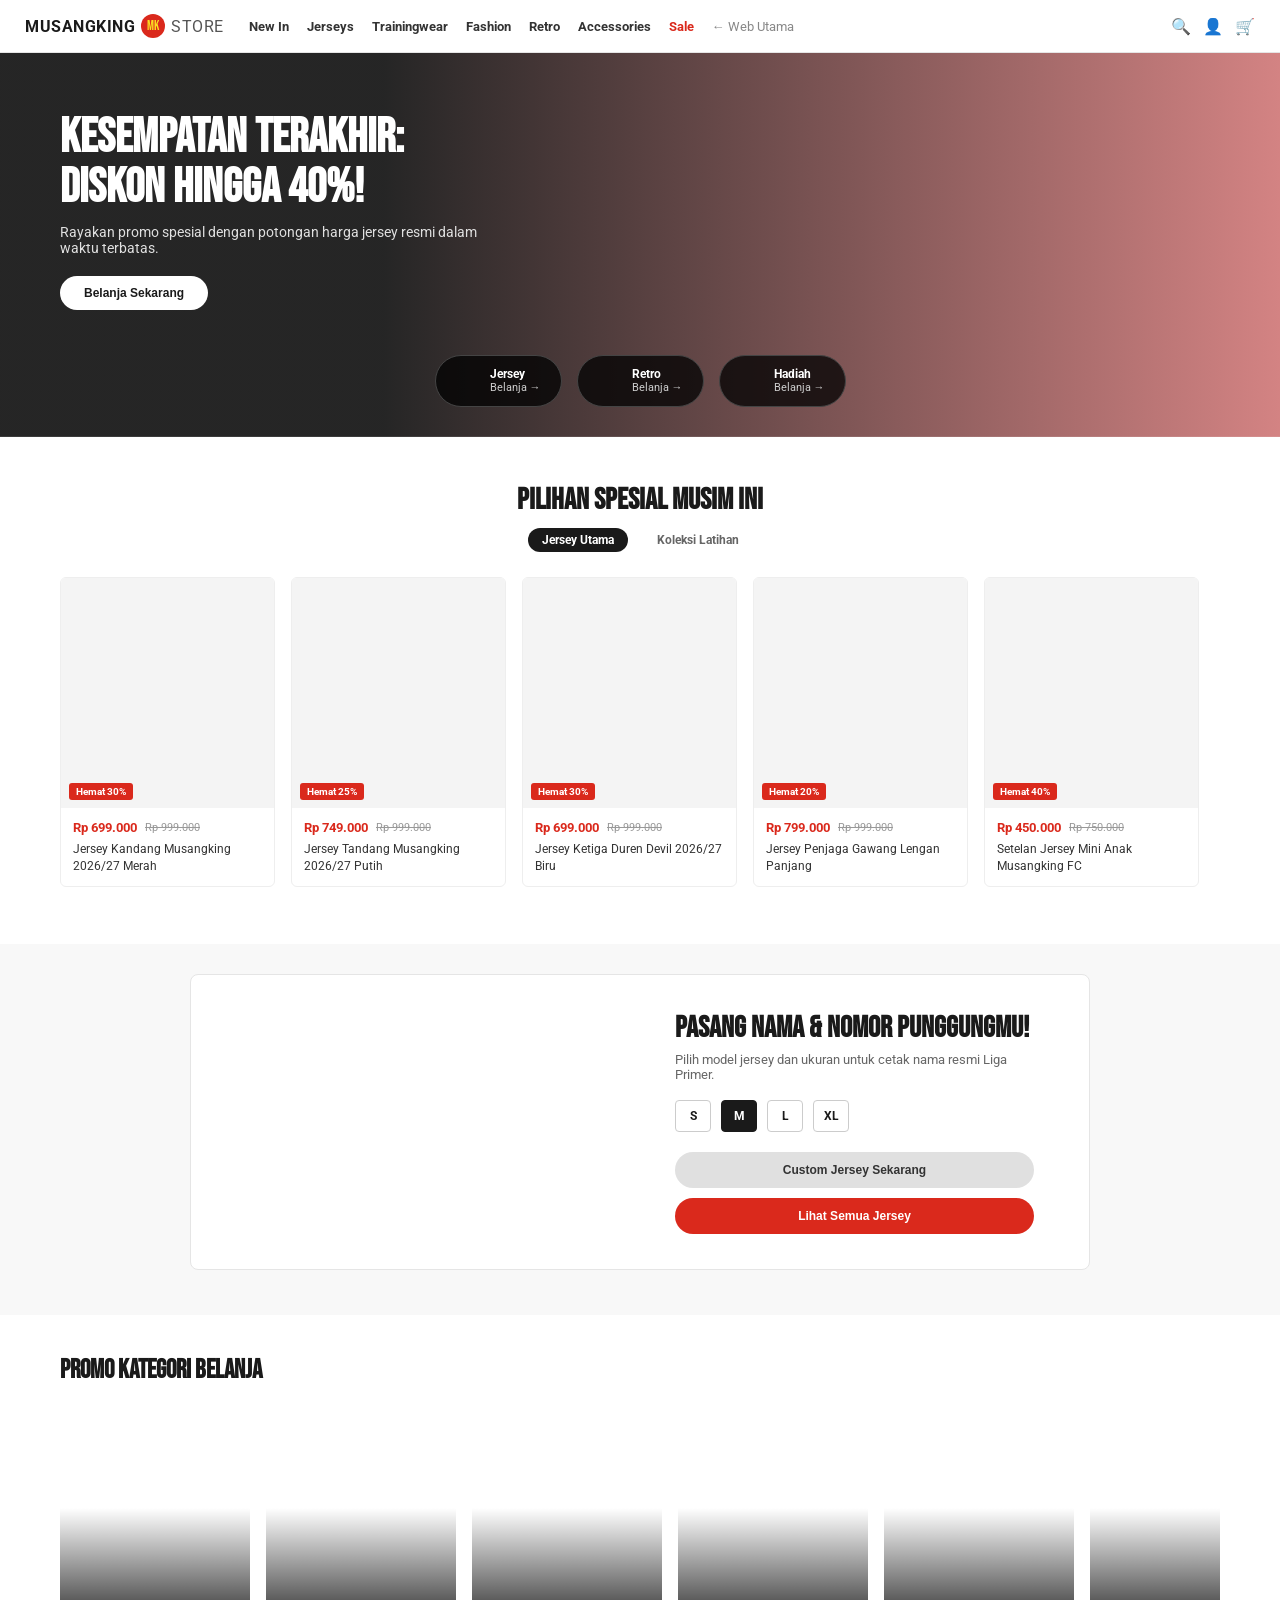
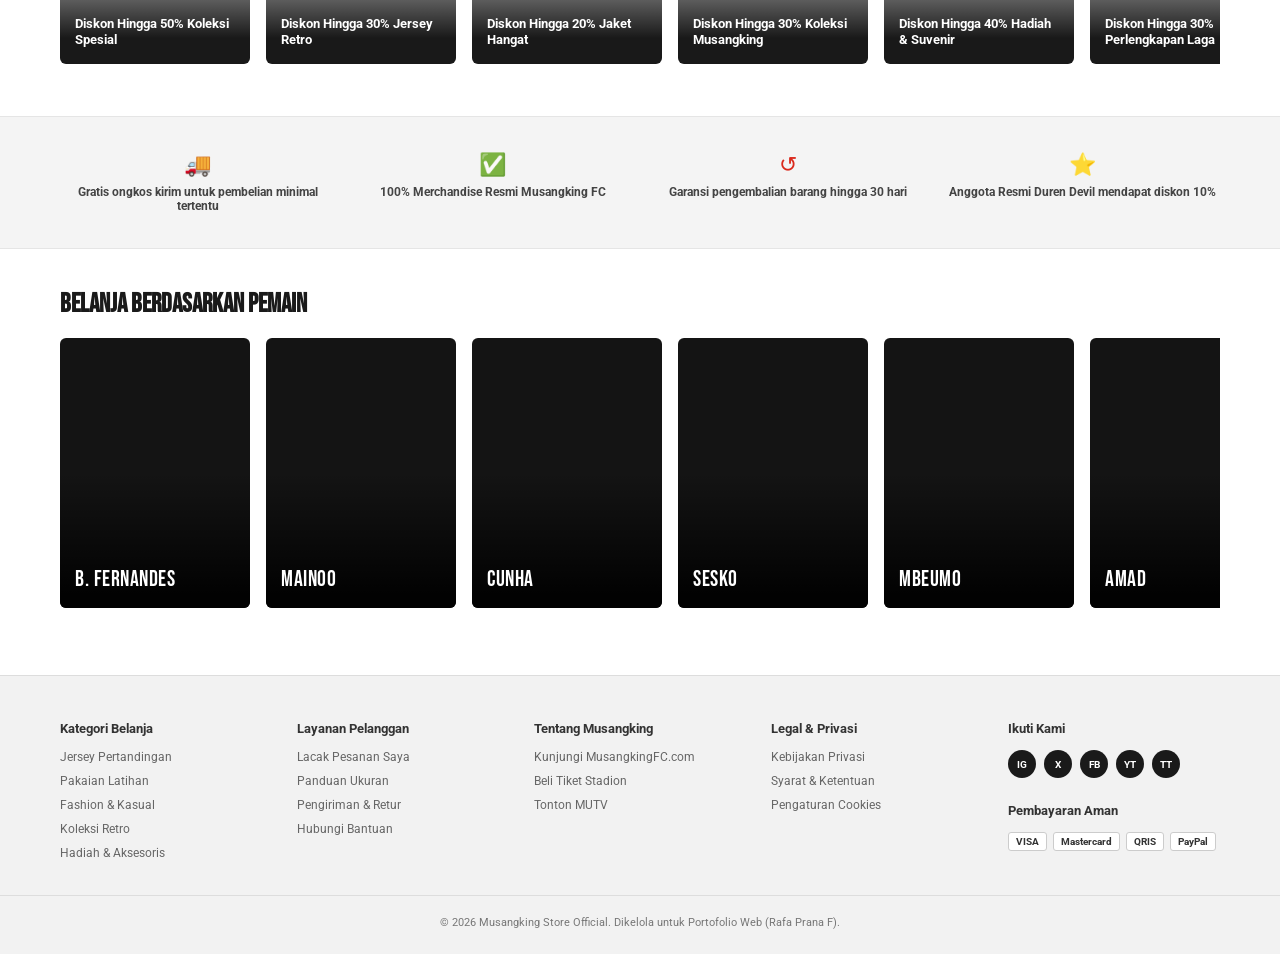
<file: store.html>
<!DOCTYPE html>
<html lang="id">
<head>
    <meta charset="UTF-8">
    <meta name="viewport" content="width=device-width, initial-scale=1.0">
    <title>Musangking Store | Toko Resmi Duren Devil</title>
    <link rel="stylesheet" href="style.css">
    <link href="https://fonts.googleapis.com/css2?family=Bebas+Neue&family=Roboto:wght@400;700&display=swap" rel="stylesheet">
</head>
<body>


    <header class="header-toko">
        <input type="checkbox" id="tombol-menu-toko" class="menu-checkbox">
        <label for="tombol-menu-toko" class="toggle-toko">&#9776;</label>

        <a href="index.html" class="brand-toko">
            <span class="teks-tebal-toko">MUSANGKING</span>
            <span class="logo-kecil-toko">MK</span>
            <span class="teks-tipis-toko">STORE</span>
        </a>

        <nav class="nav-toko">
            <a href="#baru">New In</a>
            <a href="#jersey">Jerseys</a>
            <a href="#latihan">Trainingwear</a>
            <a href="#fashion">Fashion</a>
            <a href="#retro">Retro</a>
            <a href="#aksesoris">Accessories</a>
            <a href="#diskon" class="teks-merah">Sale</a>
            <a href="index.html" class="link-balik-web">&larr; Web Utama</a>
        </nav>

        <div class="ikon-kanan-toko">
            <button onclick="alert('Fitur pencarian produk aktif!')">&#128269;</button>
            <button onclick="alert('Masuk ke akun Musangking Store')">&#128100;</button>
            <button onclick="alert('Keranjang belanjamu masih kosong!')">&#128722;</button>
        </div>
    </header>

    <section class="hero-toko">
        <div class="kontainer-toko isi-hero-toko">
            <div class="teks-promo-hero">
                <h1>Kesempatan Terakhir: Diskon Hingga 40%!</h1>
                <p>Rayakan promo spesial dengan potongan harga jersey resmi dalam waktu terbatas.</p>
                <button class="btn-putih-toko" onclick="alert('Menampilkan semua produk diskon...')">Belanja Sekarang</button>
            </div>

            <div class="pintasan-hero-toko">
                <a href="#jersey" class="kartu-pintasan">
                    <div class="foto-bulat-toko img-1"></div>
                    <div>
                        <strong>Jersey</strong>
                        <span>Belanja &rarr;</span>
                    </div>
                </a>
                <a href="#retro" class="kartu-pintasan">
                    <div class="foto-bulat-toko img-2"></div>
                    <div>
                        <strong>Retro</strong>
                        <span>Belanja &rarr;</span>
                    </div>
                </a>
                <a href="#aksesoris" class="kartu-pintasan">
                    <div class="foto-bulat-toko img-3"></div>
                    <div>
                        <strong>Hadiah</strong>
                        <span>Belanja &rarr;</span>
                    </div>
                </a>
            </div>
        </div>
    </section>

    <section class="seksi-produk-toko" id="jersey">
        <div class="kontainer-toko">
            <div class="judul-tengah-toko">
                <h2>Pilihan Spesial Musim Ini</h2>
                <div class="tab-pilihan-toko">
                    <span class="tab-toko aktif">Jersey Utama</span>
                    <span class="tab-toko">Koleksi Latihan</span>
                </div>
            </div>

            <div class="scroll-produk-toko">
                <!-- Produk 1 -->
                <div class="kartu-produk-toko" onclick="alert('Jersey Kandang 2026/27 ditambahkan ke keranjang!')">
                    <div class="foto-produk-toko img-1">
                        <span class="label-hemat">Hemat 30%</span>
                    </div>
                    <div class="detail-produk-toko">
                        <div class="harga-toko">
                            <span class="harga-diskon">Rp 699.000</span>
                            <span class="harga-coret">Rp 999.000</span>
                        </div>
                        <h4>Jersey Kandang Musangking 2026/27 Merah</h4>
                    </div>
                </div>


                <div class="kartu-produk-toko" onclick="alert('Jersey Tandang Putih ditambahkan ke keranjang!')">
                    <div class="foto-produk-toko img-2">
                        <span class="label-hemat">Hemat 25%</span>
                    </div>
                    <div class="detail-produk-toko">
                        <div class="harga-toko">
                            <span class="harga-diskon">Rp 749.000</span>
                            <span class="harga-coret">Rp 999.000</span>
                        </div>
                        <h4>Jersey Tandang Musangking 2026/27 Putih</h4>
                    </div>
                </div>

                <div class="kartu-produk-toko" onclick="alert('Jersey Ketiga Biru ditambahkan ke keranjang!')">
                    <div class="foto-produk-toko img-3">
                        <span class="label-hemat">Hemat 30%</span>
                    </div>
                    <div class="detail-produk-toko">
                        <div class="harga-toko">
                            <span class="harga-diskon">Rp 699.000</span>
                            <span class="harga-coret">Rp 999.000</span>
                        </div>
                        <h4>Jersey Ketiga Duren Devil 2026/27 Biru</h4>
                    </div>
                </div>


                <div class="kartu-produk-toko" onclick="alert('Jersey Kiper Hitam ditambahkan ke keranjang!')">
                    <div class="foto-produk-toko img-1">
                        <span class="label-hemat">Hemat 20%</span>
                    </div>
                    <div class="detail-produk-toko">
                        <div class="harga-toko">
                            <span class="harga-diskon">Rp 799.000</span>
                            <span class="harga-coret">Rp 999.000</span>
                        </div>
                        <h4>Jersey Penjaga Gawang Lengan Panjang</h4>
                    </div>
                </div>


                <div class="kartu-produk-toko" onclick="alert('Jersey Anak-anak ditambahkan ke keranjang!')">
                    <div class="foto-produk-toko img-2">
                        <span class="label-hemat">Hemat 40%</span>
                    </div>
                    <div class="detail-produk-toko">
                        <div class="harga-toko">
                            <span class="harga-diskon">Rp 450.000</span>
                            <span class="harga-coret">Rp 750.000</span>
                        </div>
                        <h4>Setelan Jersey Mini Anak Musangking FC</h4>
                    </div>
                </div>
            </div>
        </div>
    </section>


    <section class="seksi-custom-jersey">
        <div class="kontainer-toko kotak-split-custom">
            <div class="gambar-custom-kiri img-1"></div>
            <div class="panel-custom-kanan">
                <h3>Pasang Nama & Nomor Punggungmu!</h3>
                <p class="sub-custom">Pilih model jersey dan ukuran untuk cetak nama resmi Liga Primer.</p>
                
                <div class="pilih-ukuran-toko">
                    <span>S</span>
                    <span class="ukuran-aktif">M</span>
                    <span>L</span>
                    <span>XL</span>
                </div>

                <button class="btn-custom-abu" onclick="alert('Membuka editor cetak nama punggung...')">Custom Jersey Sekarang</button>
                <button class="btn-custom-merah" onclick="alert('Menampilkan semua koleksi jersey...')">Lihat Semua Jersey</button>
            </div>
        </div>
    </section>

    <section class="seksi-kategori-promo" id="diskon">
        <div class="kontainer-toko">
            <h3 class="judul-kiri-toko">Promo Kategori Belanja</h3>
            <div class="scroll-produk-toko">
                <div class="kartu-promo-tegak img-1" onclick="alert('Membuka diskon koleksi spesial...')">
                    <div class="overlay-promo-tegak"><h4>Diskon Hingga 50% Koleksi Spesial</h4></div>
                </div>
                <div class="kartu-promo-tegak img-2" onclick="alert('Membuka diskon jersey retro...')">
                    <div class="overlay-promo-tegak"><h4>Diskon Hingga 30% Jersey Retro</h4></div>
                </div>
                <div class="kartu-promo-tegak img-3" onclick="alert('Membuka diskon jaket musim hujan...')">
                    <div class="overlay-promo-tegak"><h4>Diskon Hingga 20% Jaket Hangat</h4></div>
                </div>
                <div class="kartu-promo-tegak img-1" onclick="alert('Membuka diskon koleksi klub...')">
                    <div class="overlay-promo-tegak"><h4>Diskon Hingga 30% Koleksi Musangking</h4></div>
                </div>
                <div class="kartu-promo-tegak img-2" onclick="alert('Membuka diskon suvenir...')">
                    <div class="overlay-promo-tegak"><h4>Diskon Hingga 40% Hadiah & Suvenir</h4></div>
                </div>
                <div class="kartu-promo-tegak img-3" onclick="alert('Membuka diskon perlengkapan...')">
                    <div class="overlay-promo-tegak"><h4>Diskon Hingga 30% Perlengkapan Laga</h4></div>
                </div>
            </div>
        </div>
    </section>


    <section class="strip-keunggulan-toko">
        <div class="kontainer-toko grid-empat-keunggulan">
            <div class="item-keunggulan">
                <span class="ikon-merah-toko">&#128666;</span>
                <p>Gratis ongkos kirim untuk pembelian minimal tertentu</p>
            </div>
            <div class="item-keunggulan">
                <span class="ikon-merah-toko">&#9989;</span>
                <p>100% Merchandise Resmi Musangking FC</p>
            </div>
            <div class="item-keunggulan">
                <span class="ikon-merah-toko">&#8634;</span>
                <p>Garansi pengembalian barang hingga 30 hari</p>
            </div>
            <div class="item-keunggulan">
                <span class="ikon-merah-toko">&#11088;</span>
                <p>Anggota Resmi Duren Devil mendapat diskon 10%</p>
            </div>
        </div>
    </section>


    <section class="seksi-pemain-toko">
        <div class="kontainer-toko">
            <h3 class="judul-kiri-toko">Belanja Berdasarkan Pemain</h3>
            <div class="scroll-produk-toko">
                <div class="kartu-pemain-toko img-1" onclick="alert('Menampilkan jersey cetak nama B. Fernandes...')">
                    <div class="nama-pemain-bawah">B. Fernandes</div>
                </div>
                <div class="kartu-pemain-toko img-2" onclick="alert('Menampilkan jersey cetak nama Mainoo...')">
                    <div class="nama-pemain-bawah">Mainoo</div>
                </div>
                <div class="kartu-pemain-toko img-3" onclick="alert('Menampilkan jersey cetak nama Cunha...')">
                    <div class="nama-pemain-bawah">Cunha</div>
                </div>
                <div class="kartu-pemain-toko img-1" onclick="alert('Menampilkan jersey cetak nama Sesko...')">
                    <div class="nama-pemain-bawah">Sesko</div>
                </div>
                <div class="kartu-pemain-toko img-2" onclick="alert('Menampilkan jersey cetak nama Mbeumo...')">
                    <div class="nama-pemain-bawah">Mbeumo</div>
                </div>
                <div class="kartu-pemain-toko img-3" onclick="alert('Menampilkan jersey cetak nama Amad...')">
                    <div class="nama-pemain-bawah">Amad</div>
                </div>
            </div>
        </div>
    </section>


    <footer class="footer-toko">
        <div class="kontainer-toko grid-footer-toko">
            <div class="kolom-footer-toko">
                <h5>Kategori Belanja</h5>
                <a href="#">Jersey Pertandingan</a>
                <a href="#">Pakaian Latihan</a>
                <a href="#">Fashion & Kasual</a>
                <a href="#">Koleksi Retro</a>
                <a href="#">Hadiah & Aksesoris</a>
            </div>
            <div class="kolom-footer-toko">
                <h5>Layanan Pelanggan</h5>
                <a href="#">Lacak Pesanan Saya</a>
                <a href="#">Panduan Ukuran</a>
                <a href="#">Pengiriman & Retur</a>
                <a href="#">Hubungi Bantuan</a>
            </div>
            <div class="kolom-footer-toko">
                <h5>Tentang Musangking</h5>
                <a href="index.html">Kunjungi MusangkingFC.com</a>
                <a href="tickets.html">Beli Tiket Stadion</a>
                <a href="mutv.html">Tonton MUTV</a>
            </div>
            <div class="kolom-footer-toko">
                <h5>Legal & Privasi</h5>
                <a href="#">Kebijakan Privasi</a>
                <a href="#">Syarat & Ketentuan</a>
                <a href="#">Pengaturan Cookies</a>
            </div>
            <div class="kolom-footer-toko">
                <h5>Ikuti Kami</h5>
                <div class="sosmed-hitam-toko">
                    <span>IG</span><span>X</span><span>FB</span><span>YT</span><span>TT</span>
                </div>
                <h5 class="mt-15">Pembayaran Aman</h5>
                <div class="badge-bayar-toko">
                    <span>VISA</span><span>Mastercard</span><span>QRIS</span><span>PayPal</span>
                </div>
            </div>
        </div>
        <div class="hak-cipta-toko">
            <p>&copy; 2026 Musangking Store Official. Dikelola untuk Portofolio Web (Rafa Prana F).</p>
        </div>
    </footer>

</body>
</html>
</file>
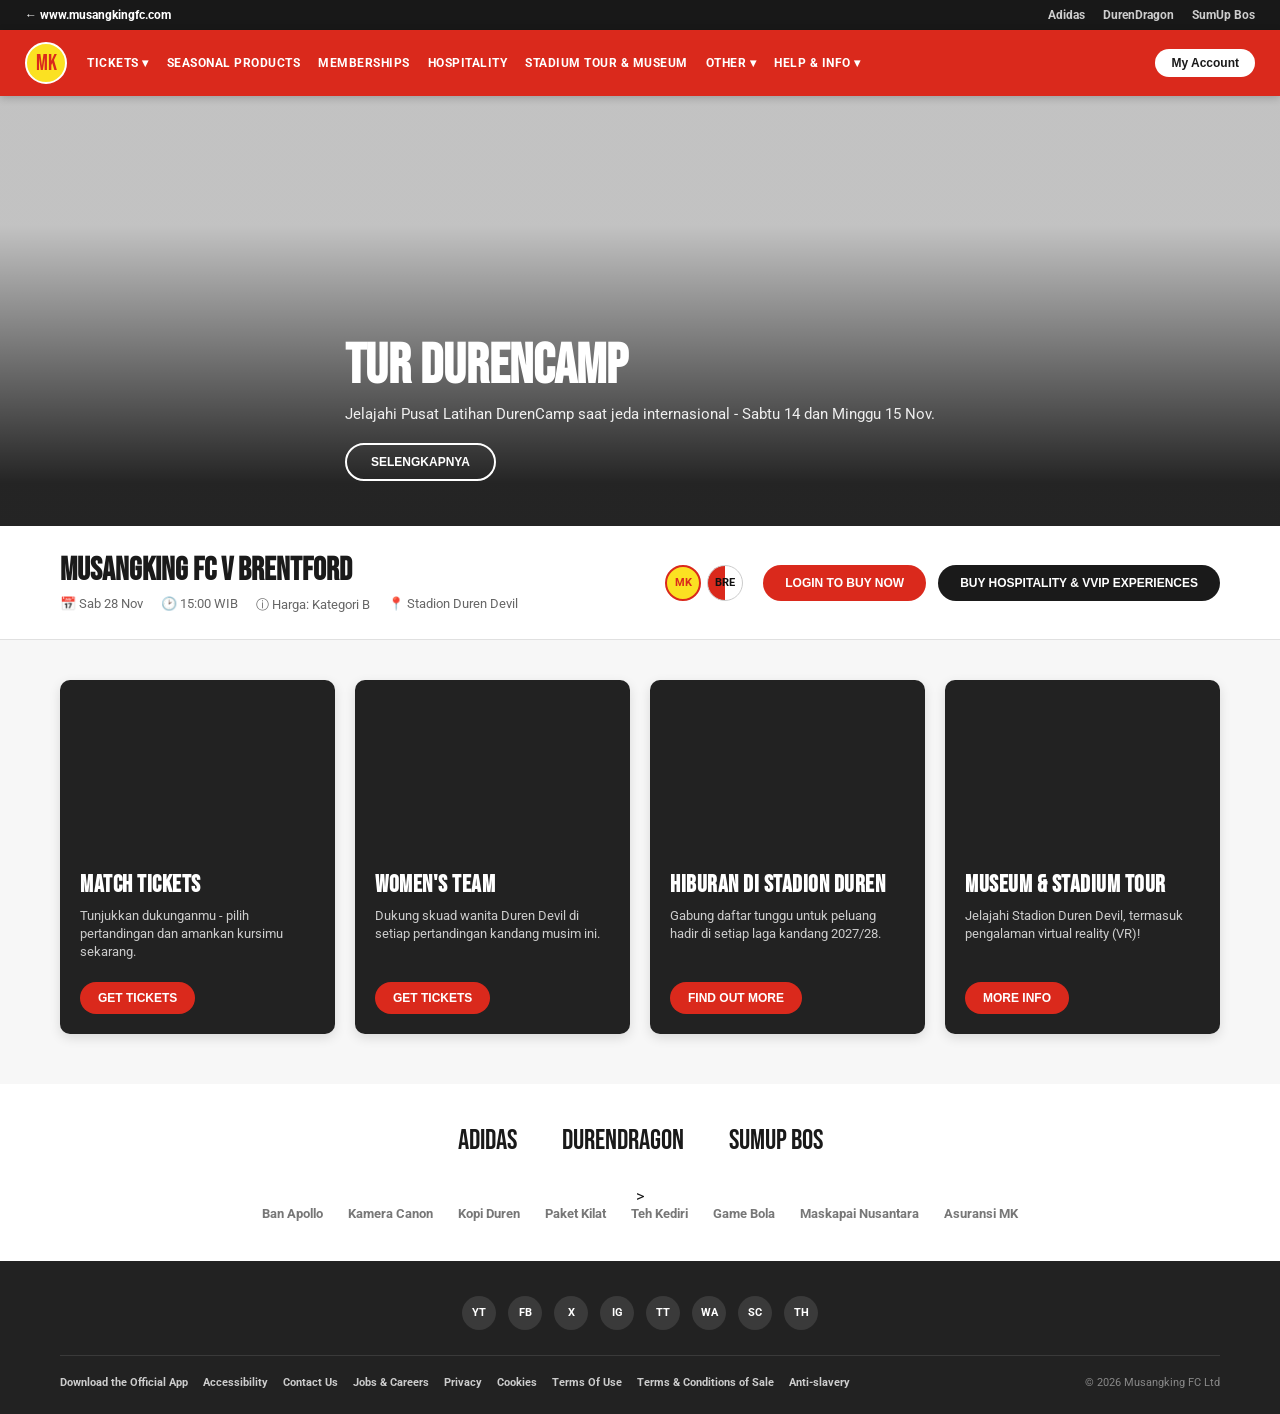
<file: tickets.html>
<!DOCTYPE html>
<html lang="id">
<head>
    <meta charset="UTF-8">
    <meta name="viewport" content="width=device-width, initial-scale=1.0">
    <title>Beli Tiket Resmi | Musangking FC</title>
    <link rel="stylesheet" href="style.css">
    <link href="https://fonts.googleapis.com/css2?family=Bebas+Neue&family=Roboto:wght@400;700&display=swap" rel="stylesheet">
</head>
<body>


    <div class="bar-atas-tiket">
        <a href="index.html" class="link-web-utama">&larr; www.musangkingfc.com</a>
        <div class="sponsor-kanan-tiket">
            <span>Adidas</span>
            <span>DurenDragon</span>
            <span>SumUp Bos</span>
        </div>
    </div>


    <header class="header-merah-tiket">
        <input type="checkbox" id="tombol-menu-tiket" class="menu-checkbox">
        <label for="tombol-menu-tiket" class="toggle-putih">&#9776;</label>


        <a href="index.html" class="logo-bulat-tiket">MK</a>

        <nav class="menu-nav-tiket">
            <a href="#tiket-laga" class="aktif-tiket">TICKETS &#9662;</a>
            <a href="#musiman">SEASONAL PRODUCTS</a>
            <a href="#member">MEMBERSHIPS</a>
            <a href="#vip">HOSPITALITY</a>
            <a href="#tur">STADIUM TOUR & MUSEUM</a>
            <a href="#lainnya">OTHER &#9662;</a>
            <a href="#bantuan">HELP & INFO &#9662;</a>
        </nav>

        <button class="btn-akun-tiket" onclick="alert('Membuka halaman login akun tiket Musangking FC...')">My Account</button>
    </header>

    <section class="hero-tur">
        <div class="kontainer-tiket">
            <div class="teks-hero-tur">
                <h1>TUR DURENCAMP</h1>
                <p>Jelajahi Pusat Latihan DurenCamp saat jeda internasional - Sabtu 14 dan Minggu 15 Nov.</p>
                <button class="btn-outline-putih" onclick="alert('Membuka jadwal tur pusat latihan...')">SELENGKAPNYA</button>
            </div>
        </div>
    </section>


    <section class="strip-tiket-laga">
        <div class="kontainer-tiket isi-strip-laga">
            <div class="detail-laga-kiri">
                <h2>MUSANGKING FC V BRENTFORD</h2>
                <div class="meta-laga-tiket">
                    <span>&#128197; Sab 28 Nov</span>
                    <span>&#128337; 15:00 WIB</span>
                    <span>&#9432; Harga: Kategori B</span>
                    <span>&#128205; Stadion Duren Devil</span>
                </div>
            </div>

            <div class="aksi-laga-kanan">
                <div class="duel-badge-tiket">
                    <span class="badge-klub kuning">MK</span>
                    <span class="badge-klub merah-putih">BRE</span>
                </div>
                <button class="btn-pil-merah" onclick="alert('Silakan login untuk memilih kursi stadion!')">LOGIN TO BUY NOW</button>
                <button class="btn-pil-hitam" onclick="alert('Membuka paket kursi VVIP & Hospitality...')">BUY HOSPITALITY & VVIP EXPERIENCES</button>
            </div>
        </div>
    </section>


    <section class="seksi-empat-kartu" id="tiket-laga">
        <div class="kontainer-tiket grid-kartu-tiket">
            

            <div class="kartu-tiket">
                <div class="gambar-kartu-tiket img-1"></div>
                <div class="bawah-kartu-tiket">
                    <h3>MATCH TICKETS</h3>
                    <p>Tunjukkan dukunganmu - pilih pertandingan dan amankan kursimu sekarang.</p>
                    <button class="btn-pil-merah kecil" onclick="alert('Menampilkan daftar tiket laga tersedia...')">GET TICKETS</button>
                </div>
            </div>


            <div class="kartu-tiket">
                <div class="gambar-kartu-tiket img-2"></div>
                <div class="bawah-kartu-tiket">
                    <h3>WOMEN'S TEAM</h3>
                    <p>Dukung skuad wanita Duren Devil di setiap pertandingan kandang musim ini.</p>
                    <button class="btn-pil-merah kecil" onclick="alert('Menampilkan tiket laga Tim Wanita...')">GET TICKETS</button>
                </div>
            </div>


            <div class="kartu-tiket">
                <div class="gambar-kartu-tiket img-3"></div>
                <div class="bawah-kartu-tiket">
                    <h3>HIBURAN DI STADION DUREN</h3>
                    <p>Gabung daftar tunggu untuk peluang hadir di setiap laga kandang 2027/28.</p>
                    <button class="btn-pil-merah kecil" onclick="alert('Pendaftaran daftar tunggu musiman dibuka!')">FIND OUT MORE</button>
                </div>
            </div>


            <div class="kartu-tiket">
                <div class="gambar-kartu-tiket img-1"></div>
                <div class="bawah-kartu-tiket">
                    <h3>MUSEUM & STADIUM TOUR</h3>
                    <p>Jelajahi Stadion Duren Devil, termasuk pengalaman virtual reality (VR)!</p>
                    <button class="btn-pil-merah kecil" onclick="alert('Membuka paket tur museum dan stadion...')">MORE INFO</button>
                </div>
            </div>

        </div>
    </section>


    <section class="sponsor-tiket-putih">
        <div class="kontainer-tiket">

            <div class="baris-sponsor-utama">
                <span>Adidas</span>
                <span>DurenDragon</span>
                <span>SumUp Bos</span>
            </div>
>
            <div class="baris-sponsor-kecil">
                <span>Ban Apollo</span>
                <span>Kamera Canon</span>
                <span>Kopi Duren</span>
                <span>Paket Kilat</span>
                <span>Teh Kediri</span>
                <span>Game Bola</span>
                <span>Maskapai Nusantara</span>
                <span>Asuransi MK</span>
            </div>
        </div>
    </section>


    <footer class="footer-gelap-tiket">
        <div class="kontainer-tiket">

            <div class="sosmed-bulat-tengah">
                <span>YT</span>
                <span>FB</span>
                <span>X</span>
                <span>IG</span>
                <span>TT</span>
                <span>WA</span>
                <span>SC</span>
                <span>TH</span>
            </div>

            <hr class="garis-footer-tiket">


            <div class="bawah-footer-tiket">
                <div class="link-footer-sebaris">
                    <a href="#">Download the Official App</a>
                    <a href="#">Accessibility</a>
                    <a href="#">Contact Us</a>
                    <a href="#">Jobs & Careers</a>
                    <a href="#">Privacy</a>
                    <a href="#">Cookies</a>
                    <a href="#">Terms Of Use</a>
                    <a href="#">Terms & Conditions of Sale</a>
                    <a href="#">Anti-slavery</a>
                </div>
                <span class="hak-cipta-tiket">&copy; 2026 Musangking FC Ltd</span>
            </div>
        </div>
    </footer>

</body>
</html>
</file>
<file: style.css>
@import url('https://fonts.googleapis.com/css2?family=Bebas+Neue&family=Roboto:wght@400;700&display=swap');

* { margin: 0; padding: 0; box-sizing: border-box; }
body { font-family: 'Roboto', Arial, sans-serif; background-color: #f3f3f3; color: #1a1a1a; }


.sponsor-bar { background-color: #1a1a1a; color: white; padding: 8px 20px; font-size: 12px; font-weight: bold; display: flex; gap: 20px; }
.main-header { background-color: #ffffff; color: #333; display: flex; align-items: center; padding: 10px 20px; position: sticky; top: 0; z-index: 100; border-bottom: 1px solid #ddd; }
.menu-checkbox { display: none; }
.menu-toggle { font-size: 24px; cursor: pointer; margin-right: 20px; color: #333; }
.nav-links { display: flex; gap: 20px; }
.nav-links a { text-decoration: none; color: #666; font-size: 15px; font-weight: bold; }
.nav-links a:hover, .nav-links a.aktif { color: #da291c; }
.logo-container { margin-left: auto; }
.logo-text { font-family: 'Bebas Neue', sans-serif; font-size: 28px; letter-spacing: 1px; color: #da291c; }


.hero-section {
    background-image: linear-gradient(to top, rgba(0,0,0,0.9), rgba(0,0,0,0.1)), url('https://images.unsplash.com/photo-1518605368461-1e1252246819?auto=format&fit=crop&w=800&q=80');
    background-size: cover; background-position: center; height: 60vh; min-height: 400px;
    display: flex; flex-direction: column; justify-content: flex-end; padding: 30px 20px; color: white;
}
.sub-title { background-color: #da291c; color: white; padding: 4px 8px; font-size: 12px; font-weight: 700; text-transform: uppercase; width: fit-content; margin-bottom: 10px; }
.main-title { font-family: 'Bebas Neue', sans-serif; font-size: 42px; line-height: 1.1; margin-bottom: 15px; }
.btn-read { color: white; font-weight: bold; text-decoration: none; font-size: 16px; }
.btn-read:hover { color: #da291c; }
.slider-dots { text-align: center; margin-top: 15px; }
.dot { display: inline-block; width: 8px; height: 8px; background-color: #555; border-radius: 50%; margin: 0 4px; }
.dot.active { background-color: white; }

.promo-banner { background-color: #000; color: white; text-align: center; padding: 30px 20px; }
.promo-banner h2 { font-family: 'Bebas Neue', sans-serif; font-size: 32px; letter-spacing: 2px; color: #fbe122; }
.promo-banner p { font-size: 14px; font-weight: 700; margin-top: 5px; }

.latest-news-section { padding: 30px 20px; background-color: white; }
.latest-news-section h2 { font-family: 'Bebas Neue', sans-serif; font-size: 28px; margin-bottom: 20px; border-bottom: 4px solid #000; padding-bottom: 10px; }
.news-scroll-container { display: flex; gap: 20px; overflow-x: auto; padding-bottom: 15px; scroll-snap-type: x mandatory; }
.news-card { min-width: 280px; width: 280px; background: #fff; border: 1px solid #eee; scroll-snap-align: start; cursor: pointer; transition: transform 0.2s; }
.news-card:hover { transform: translateY(-5px); box-shadow: 0 5px 15px rgba(0,0,0,0.1); }
.card-image-placeholder { height: 160px; background-size: cover; background-position: center; }
.img-1 { background-image: url('https://images.unsplash.com/photo-1574629810360-7efbb6b1531eb?auto=format&fit=crop&w=400&q=80'); }
.img-2 { background-image: url('https://images.unsplash.com/photo-1508098682722-e99c43a406b2?auto=format&fit=crop&w=400&q=80'); }
.img-3 { background-image: url('https://images.unsplash.com/photo-1517466787929-bc90951d0974?auto=format&fit=crop&w=400&q=80'); }
.card-body { padding: 15px; }
.card-tag { font-size: 11px; color: #da291c; font-weight: 700; text-transform: uppercase; margin-bottom: 8px; display: block; }
.card-body h3 { font-size: 18px; color: #000; }


.footer-raksasa { background-color: #f8f8f8; padding: 40px 20px 20px 20px; border-top: 1px solid #ddd; margin-top: 40px; }
.mitra-global { text-align: center; margin-bottom: 40px; padding-bottom: 30px; border-bottom: 1px solid #ddd; }
.judul-mitra { font-size: 12px; color: #666; text-transform: uppercase; margin-bottom: 20px; font-weight: bold; }
.grid-mitra { display: grid; grid-template-columns: repeat(4, 1fr); gap: 15px; max-width: 800px; margin: 0 auto; }
.logo-mitra { background-color: #fff; border: 1px solid #eee; padding: 15px; font-size: 12px; color: #888; font-weight: bold; }

.kolom-info-footer { display: flex; justify-content: space-between; flex-wrap: wrap; gap: 30px; max-width: 1200px; margin: 0 auto; margin-bottom: 40px; }
.kolom { display: flex; flex-direction: column; gap: 12px; font-size: 13px; font-weight: bold; }
.kolom a { color: #333; text-decoration: none; }
.kolom a:hover { color: #da291c; text-decoration: underline; }

.logo-bawah-kiri { width: 50px; height: 50px; background-color: #da291c; color: #fbe122; font-family: 'Bebas Neue', sans-serif; display: flex; justify-content: center; align-items: center; border-radius: 50%; font-size: 24px; margin-bottom: 15px; }
.kolom-sosmed p { color: #333; margin-bottom: 5px; }
.ikon-sosmed { display: flex; gap: 10px; }
.ikon-sosmed span { background-color: #ddd; width: 30px; height: 30px; display: flex; justify-content: center; align-items: center; border-radius: 50%; font-size: 10px; cursor: pointer; }
.ikon-sosmed span:hover { background-color: #da291c; color: white; }
.mt-15 { margin-top: 15px; }
.tombol-app { display: flex; flex-direction: column; gap: 8px; }
.btn-app { background-color: #000; color: #fff; padding: 8px 12px; border-radius: 4px; font-size: 11px; cursor: pointer; text-align: center; }

.hak-cipta { text-align: right; max-width: 1200px; margin: 0 auto; border-top: 1px solid #ddd; padding-top: 15px; font-size: 11px; color: #666; }


@media screen and (max-width: 768px) {
    .nav-links { display: none; flex-direction: column; position: absolute; top: 100%; left: 0; width: 100%; background-color: #ffffff; padding: 10px 20px; border-bottom: 2px solid #da291c; }
    .nav-links a { padding: 10px 0; border-bottom: 1px solid #eee; }
    .menu-checkbox:checked ~ .nav-links { display: flex; }
    
    .grid-mitra { grid-template-columns: repeat(2, 1fr); }
    .kolom-info-footer { flex-direction: column; }
    .hak-cipta { text-align: center; }
}

.gelap-section {
    background-color: #1a1a1a;
    padding: 40px 20px;
    color: white;
}
.gelap-section h2 {
    font-family: 'Bebas Neue', sans-serif;
    font-size: 28px;
    margin-bottom: 5px;
    border-bottom: 4px solid #333;
    padding-bottom: 10px;
}
.sub-teks { font-size: 14px; color: #aaa; margin-bottom: 15px; }
.mt-15 { margin-top: 15px; }
.pt-0 { padding-top: 0; border-top: none; }


.gelap-card {
    background: transparent;
    border: none;
}
.gelap-card .card-body { padding: 15px 0; }
.gelap-card h3 { color: white; font-size: 16px; }
.gelap-card:hover h3 { text-decoration: underline; }


.center-header h2 { text-align: center; border-bottom: none; margin-bottom: 30px; font-size: 36px; }
.match-grid {
    display: flex; gap: 20px; justify-content: center; flex-wrap: wrap;
    max-width: 1000px; margin: 0 auto;
}
.match-box {
    background: #f9f9f9; border: 1px solid #ddd; border-radius: 8px;
    padding: 20px; width: 300px; text-align: center; display: flex; flex-direction: column;
}
.match-box.highlight { transform: scale(1.05); box-shadow: 0 5px 15px rgba(0,0,0,0.1); background: #fff; }
.match-kategori { font-size: 12px; color: #666; font-weight: bold; margin-bottom: 5px; }
.match-tanggal { font-size: 14px; font-weight: bold; color: #333; margin-bottom: 15px; display: block; }
.match-skor {
    display: flex; justify-content: space-between; align-items: center;
    background: #fff; border: 1px solid #eee; padding: 15px; border-radius: 5px; margin-bottom: 20px;
}
.tim { font-weight: bold; font-size: 14px; width: 80px; }
.skor-tengah { font-family: 'Bebas Neue', sans-serif; font-size: 28px; background: #333; color: white; padding: 5px 15px; border-radius: 4px; line-height: 1; }
.skor-tengah small { font-size: 12px; font-family: 'Roboto', sans-serif; display: block; margin-top: 5px; }
.match-btn { background: #333; color: white; padding: 10px; text-decoration: none; font-weight: bold; border-radius: 4px; font-size: 13px; }
.match-btn.merah { background: #da291c; }
.match-btn:hover { background: #000; }


.khusus-legenda { background-color: #0d0d0d; border-top: 1px solid #333; }


.khusus-member { background-color: #000; padding-bottom: 60px; }
.member-card { min-width: 250px; width: 250px; border: 1px solid #333; background: #1a1a1a; display: flex; flex-direction: column; justify-content: flex-end; position: relative; }
.member-card .card-body { padding: 20px; text-align: left; }
.card-tag.putih { color: white; background: rgba(0,0,0,0.5); padding: 2px 5px; width: fit-content; margin-bottom: 10px; }
.member-card h3 { font-size: 24px; font-family: 'Bebas Neue', sans-serif; }
.sub-kecil { font-size: 12px; color: #bbb; margin-bottom: 20px; }
.btn-member { display: inline-block; background: white; color: black; padding: 8px 15px; font-size: 12px; font-weight: bold; text-decoration: none; border-radius: 2px; }
.btn-member:hover { background: #da291c; color: white; }
.mt-30 { margin-top: 30px; }
.background-gelap { background: linear-gradient(to top, rgba(0,0,0,0.9), transparent); height: 100%; display: flex; flex-direction: column; justify-content: flex-end; }


.sub-nav-news {
    background-color: #fff;
    border-bottom: 1px solid #ddd;
    box-shadow: 0 2px 5px rgba(0,0,0,0.05);
}

.kontainer-lebar-news {
    max-width: 1200px;
    margin: 0 auto;
    padding: 0 20px;
}

.sub-nav-news .kontainer-lebar-news {
    display: flex;
    gap: 30px;
    overflow-x: auto;
}

.sub-nav-news a {
    text-decoration: none;
    color: #555;
    font-size: 14px;
    font-weight: bold;
    padding: 15px 0;
    white-space: nowrap;
    border-bottom: 3px solid transparent;
}

.sub-nav-news a:hover, .sub-nav-news a.sub-aktif {
    color: #da291c;
    border-bottom: 3px solid #da291c;
}


.halaman-news-utama { padding-top: 30px; padding-bottom: 60px; background-color: #f9f9f9; }
.judul-halaman { font-size: 42px; margin-bottom: 30px; color: #1a1a1a; }


.grid-sorotan-news {
    display: grid;
    grid-template-columns: 2fr 1fr; 
    gap: 30px;
    margin-bottom: 50px;
}

.berita-raksasa-kiri {
    display: block; text-decoration: none; color: #1a1a1a;
    background: #fff; border: 1px solid #ddd; border-radius: 4px; overflow: hidden;
    transition: box-shadow 0.2s;
}

.berita-raksasa-kiri:hover { box-shadow: 0 10px 20px rgba(0,0,0,0.1); }
.gambar-raksasa img { width: 100%; height: 400px; object-fit: cover; display: block; }

.teks-raksasa { padding: 25px; }
.tag-merah { display: inline-block; background: #da291c; color: #fff; font-size: 12px; font-weight: bold; padding: 4px 8px; text-transform: uppercase; margin-bottom: 10px; }
.teks-raksasa h2 { font-size: 32px; line-height: 1.1; margin-bottom: 10px; transition: color 0.2s; }
.berita-raksasa-kiri:hover h2 { color: #da291c; }
.teks-raksasa p { font-size: 16px; color: #555; }
.waktu-news { display: block; font-size: 12px; color: #888; font-weight: bold; margin-top: 10px; }


.sidebar-trending {
    background-color: #fff;
    border-top: 5px solid #da291c; 
    padding: 20px;
    border-left: 1px solid #ddd; border-right: 1px solid #ddd; border-bottom: 1px solid #ddd;
}
.sidebar-trending h3 { font-size: 24px; border-bottom: 1px solid #eee; padding-bottom: 15px; margin-bottom: 15px; }

.item-tren { display: flex; text-decoration: none; color: #1a1a1a; padding: 15px 0; border-bottom: 1px solid #eee; }
.item-tren:last-child { border-bottom: none; }
.angka-tren { font-family: 'Bebas Neue', sans-serif; font-size: 40px; color: #da291c; line-height: 0.8; margin-right: 15px; min-width: 25px; }
.info-tren h4 { font-family: 'Roboto', sans-serif; font-size: 15px; font-weight: bold; line-height: 1.3; transition: color 0.2s; }
.item-tren:hover h4 { color: #da291c; text-decoration: underline; }


.seksi-feed-berita { max-width: 900px; margin: 0 auto; background: #fff; padding: 30px; border: 1px solid #ddd; }
.judul-garis-bawah { font-size: 28px; border-bottom: 2px solid #1a1a1a; padding-bottom: 10px; margin-bottom: 30px; }

.item-feed { display: flex; gap: 25px; margin-bottom: 30px; padding-bottom: 30px; border-bottom: 1px solid #eee; }
.gambar-feed img { width: 280px; height: 180px; object-fit: cover; border-radius: 4px; }
.teks-feed { display: flex; flex-direction: column; justify-content: center; }
.tag-abu { display: inline-block; background: #666; color: #fff; font-size: 11px; font-weight: bold; padding: 4px 8px; text-transform: uppercase; margin-bottom: 10px; width: fit-content; }
.teks-feed h3 { font-size: 22px; line-height: 1.2; margin-bottom: 8px; cursor: pointer; transition: color 0.2s; }
.teks-feed h3:hover { color: #da291c; }
.teks-feed p { font-size: 15px; color: #444; }


.bungkus-tombol { text-align: center; margin-top: 20px; }
.btn-muat-lagi { background: transparent; border: 2px solid #1a1a1a; color: #1a1a1a; font-family: 'Bebas Neue', sans-serif; font-size: 20px; padding: 10px 30px; cursor: pointer; transition: 0.2s; }
.btn-muat-lagi:hover { background: #1a1a1a; color: #fff; }


@media screen and (max-width: 768px) {
    .grid-sorotan-news { grid-template-columns: 1fr; } 
    .gambar-raksasa img { height: 250px; }
    .item-feed { flex-direction: column; } 
    .gambar-feed img { width: 100%; height: auto; }
}



.halaman-matches {
    background-color: #f3f3f3;
    padding-top: 40px;
    padding-bottom: 60px;
}

.kontainer-jadwal {
    max-width: 900px;
    margin: 0 auto;
    background-color: #fff;
    padding: 30px;
    border-radius: 8px;
    box-shadow: 0 2px 10px rgba(0,0,0,0.05);
}

.judul-laga {
    font-size: 36px;
    text-align: center;
    margin-bottom: 30px;
    color: #1a1a1a;
}


.filter-laga-atas {
    display: flex;
    justify-content: center;
    gap: 15px;
    margin-bottom: 20px;
}

.btn-filter {
    padding: 10px 25px;
    border-radius: 20px;
    font-weight: bold;
    font-size: 14px;
    border: 2px solid #ddd;
    background: #fff;
    cursor: pointer;
    transition: 0.2s;
}

.btn-filter.aktif { background: #1a1a1a; color: #fff; border-color: #1a1a1a; }
.btn-filter:hover:not(.aktif) { background: #eee; }


.filter-dropdown {
    display: flex;
    justify-content: space-between;
    margin-bottom: 40px;
    padding: 10px 0;
    border-bottom: 1px solid #ddd;
}

.dropdown-pilih {
    padding: 10px;
    border-radius: 4px;
    border: 1px solid #ccc;
    font-size: 14px;
    background: #f9f9f9;
}


.grup-bulan { margin-top: 30px; }
.header-bulan {
    display: flex;
    align-items: center;
    justify-content: center;
    gap: 15px;
    margin-bottom: 20px;
}
.header-bulan h3 { font-size: 16px; color: #333; }
.garis-bulan { flex-grow: 1; height: 1px; background: #ddd; }


.baris-laga {
    background-color: #fcfcfc;
    border: 1px solid #eee;
    border-radius: 8px;
    padding: 20px;
    margin-bottom: 20px;
    text-align: center;
    transition: transform 0.2s;
}

.baris-laga:hover {
    background-color: #fff;
    box-shadow: 0 4px 15px rgba(0,0,0,0.05);
    border-color: #ccc;
}

.info-kompetisi { font-size: 12px; color: #666; font-weight: bold; margin-bottom: 15px; }

.skor-laga {
    display: flex;
    justify-content: center;
    align-items: center;
    gap: 20px;
    margin-bottom: 15px;
}

.tim-laga { display: flex; align-items: center; gap: 15px; width: 150px; }
.tim-laga.kiri { justify-content: flex-end; }
.tim-laga.kanan { justify-content: flex-start; }

.nama-tim { font-size: 16px; font-weight: bold; color: #1a1a1a; }


.logo-tim { width: 40px; height: 40px; display: flex; justify-content: center; align-items: center; font-size: 12px; font-weight: bold; color: white; }
.logo-mk { background-color: #fbe122; color: #da291c; border-radius: 50%; border: 2px solid #da291c; }
.bundar { border-radius: 50%; }
.hitam { background-color: #1a1a1a; }
.merah { background-color: #da291c; }
.hijau { background-color: #007a33; }
.merah-putih { background: linear-gradient(to right, #da291c 50%, white 50%); border: 1px solid #ddd; color: black;}

.papan-skor { font-family: 'Bebas Neue', sans-serif; font-size: 24px; background: #333; color: white; padding: 5px 15px; border-radius: 4px; line-height: 1; min-width: 80px; }
.papan-skor small { font-family: 'Roboto', sans-serif; font-size: 11px; display: block; margin-top: 2px; }

.info-stadion { font-size: 13px; color: #888; margin-bottom: 15px; }

.aksi-laga { display: flex; justify-content: center; gap: 10px; }
.btn-aksi { padding: 8px 20px; border-radius: 20px; font-size: 13px; font-weight: bold; text-decoration: none; color: white; }
.btn-aksi.merah { background-color: #da291c; }
.btn-aksi.hitam { background-color: #1a1a1a; }
.btn-aksi:hover { opacity: 0.8; }


.mitra-utama-box {
    text-align: center;
    padding-bottom: 30px;
    margin-bottom: 30px;
    border-bottom: 1px solid #ddd;
}
.grup-mitra-utama {
    display: flex;
    justify-content: center;
    gap: 40px;
    margin-top: 15px;
}
.logo-mitra-besar {
    font-size: 24px;
    font-family: 'Bebas Neue', sans-serif;
    color: #1a1a1a;
    font-weight: normal;
    letter-spacing: 1px;
}


@media screen and (max-width: 768px) {
    .skor-laga { gap: 10px; }
    .tim-laga { flex-direction: column; width: 80px; text-align: center; }
    .tim-laga.kiri, .tim-laga.kanan { justify-content: center; }
    .nama-tim { font-size: 14px; }
    .grup-mitra-utama { flex-direction: column; gap: 20px; }
}


.header-gelap {
    background-color: #111111;
    border-bottom: 1px solid #2a2a2a;
}
.header-gelap .menu-toggle { color: #ffffff; }
.header-gelap .nav-links a { color: #cccccc; }
.header-gelap .nav-links a:hover, .header-gelap .nav-links a.aktif { color: #ffffff; }


.halaman-mutv {
    background-color: #141414;
    color: #ffffff;
}
.mt-0 { margin-top: 0 !important; }
.pb-60 { padding-bottom: 60px !important; }


.hero-mutv {
    background-image: linear-gradient(to right, rgba(20,20,20,0.95) 25%, rgba(20,20,20,0.2) 100%), 
                      linear-gradient(to top, #141414 5%, transparent 40%),
                      url('https://images.unsplash.com/photo-1518605368461-1e1252246819?auto=format&fit=crop&w=1200&q=80');
    background-size: cover;
    background-position: center;
    min-height: 520px;
    display: flex;
    align-items: flex-end;
    padding: 40px 20px;
}

.kontainer-hero-tv {
    max-width: 1200px;
    width: 100%;
    margin: 0 auto;
    display: flex;
    justify-content: space-between;
    align-items: flex-end;
    flex-wrap: wrap;
    gap: 30px;
}

.info-hero-kiri { max-width: 500px; }
.info-hero-kiri h1 { font-family: 'Bebas Neue', sans-serif; font-size: 52px; line-height: 1; margin-bottom: 12px; }
.info-hero-kiri p { font-size: 15px; color: #dddddd; margin-bottom: 15px; line-height: 1.4; }
.meta-video { display: block; font-size: 12px; color: #aaaaaa; margin-bottom: 20px; font-weight: bold; }

.btn-tonton-merah {
    background-color: #da291c;
    color: white;
    border: none;
    padding: 12px 28px;
    border-radius: 25px;
    font-weight: bold;
    font-size: 14px;
    cursor: pointer;
    transition: 0.2s;
}
.btn-tonton-merah:hover { background-color: #b31b11; transform: scale(1.03); }

.titik-slider-tv { margin-top: 25px; display: flex; gap: 8px; }
.titik { width: 8px; height: 8px; background: #555; border-radius: 50%; }
.titik.active { width: 22px; border-radius: 4px; background: #fff; }


.preview-hero-kanan { display: flex; gap: 12px; flex-wrap: wrap; }
.pil-preview {
    background-color: rgba(30, 30, 30, 0.85);
    border: 1px solid #444;
    border-radius: 30px;
    padding: 6px 15px 6px 6px;
    display: flex;
    align-items: center;
    gap: 10px;
    cursor: pointer;
    font-size: 12px;
    font-weight: bold;
    transition: 0.2s;
}
.pil-preview:hover, .pil-preview.aktif-pil { border-color: #ffffff; background-color: #2a2a2a; }
.thumb-mini { width: 36px; height: 36px; border-radius: 50%; background-size: cover; background-position: center; }


.seksi-tv {
    max-width: 1200px;
    margin: 0 auto;
    padding: 35px 20px 10px 20px;
}

.header-seksi-tv {
    display: flex;
    justify-content: space-between;
    align-items: flex-end;
    margin-bottom: 18px;
}
.header-seksi-tv h2 { font-family: 'Bebas Neue', sans-serif; font-size: 28px; letter-spacing: 0.5px; }
.header-seksi-tv p { font-size: 13px; color: #999999; margin-top: 3px; }
.lihat-semua-tv { font-size: 12px; font-weight: bold; color: #cccccc; cursor: pointer; }
.lihat-semua-tv:hover { color: #ffffff; text-decoration: underline; }

.scroll-tv {
    display: flex;
    gap: 18px;
    overflow-x: auto;
    padding-bottom: 15px;
}


.kartu-lanskap {
    min-width: 270px;
    width: 270px;
    background-color: #222222;
    border-radius: 8px;
    overflow: hidden;
    cursor: pointer;
    transition: transform 0.2s;
}
.kartu-lanskap:hover { transform: translateY(-4px); background-color: #2b2b2b; }

.gambar-lanskap {
    height: 155px;
    background-size: cover;
    background-position: center;
    position: relative;
}

.badge-kunci {
    position: absolute;
    bottom: 10px;
    left: 10px;
    background-color: rgba(0, 0, 0, 0.8);
    color: #fff;
    font-size: 11px;
    padding: 4px 10px;
    border-radius: 15px;
    font-weight: bold;
}

.isi-lanskap { padding: 15px; }
.isi-lanskap h4 { font-size: 14px; line-height: 1.4; margin-bottom: 12px; color: #ffffff; }
.durasi-tv { font-size: 11px; color: #888888; font-weight: bold; }


.kartu-tegak {
    min-width: 220px;
    width: 220px;
    height: 310px;
    border-radius: 10px;
    background-size: cover;
    background-position: center;
    position: relative;
    overflow: hidden;
    cursor: pointer;
    transition: transform 0.2s;
}
.kartu-tegak:hover { transform: scale(1.03); }

.overlay-tegak {
    position: absolute;
    inset: 0;
    background: linear-gradient(to top, rgba(0,0,0,0.92) 10%, transparent 60%);
    display: flex;
    flex-direction: column;
    justify-content: flex-end;
    padding: 18px;
}

.badge-episode {
    background-color: #da291c;
    color: white;
    font-size: 10px;
    font-weight: bold;
    padding: 3px 8px;
    border-radius: 4px;
    width: fit-content;
    margin-bottom: 8px;
    text-transform: uppercase;
}
.overlay-tegak h4 { font-size: 15px; line-height: 1.3; color: #ffffff; }


.pil-tim-tv { display: flex; gap: 10px; margin-bottom: 20px; flex-wrap: wrap; }
.pil-tv {
    padding: 7px 18px;
    border-radius: 20px;
    border: 1px solid #444;
    font-size: 12px;
    font-weight: bold;
    color: #ccc;
    cursor: pointer;
}
.pil-tv.aktif, .pil-tv:hover { background-color: #ffffff; color: #111111; border-color: #ffffff; }

.kartu-match-tv {
    min-width: 240px;
    width: 240px;
    background-color: #242424;
    border-radius: 8px;
    overflow: hidden;
    cursor: pointer;
    text-align: center;
    transition: transform 0.2s;
}
.kartu-match-tv:hover { transform: translateY(-4px); }

.strip-liga { font-size: 11px; font-weight: bold; padding: 6px; color: white; text-transform: uppercase; }
.strip-liga.ungu { background-color: #3d195b; } 
.strip-liga.biru { background-color: #0e1e5b; } 

.isi-match-tv { padding: 20px 15px; }
.duel-logo { display: flex; justify-content: center; align-items: center; gap: 12px; margin-bottom: 12px; }
.logo-bulat {
    width: 36px; height: 36px; border-radius: 50%;
    display: flex; justify-content: center; align-items: center;
    font-size: 11px; font-weight: bold; color: white;
}
.logo-bulat.kuning { background-color: #fbe122; color: #da291c; border: 2px solid #da291c; }
.logo-bulat.biru { background-color: #670e36; }
.logo-bulat.hitam { background-color: #111; border: 1px solid #444; }
.logo-bulat.biru-tua { background-color: #034694; }
.logo-bulat.merah { background-color: #da291c; }

.skor-tv { font-family: 'Bebas Neue', sans-serif; font-size: 24px; letter-spacing: 1px; }
.tgl-tv { font-size: 11px; color: #aaaaaa; line-height: 1.4; }

/* Responsif HP untuk MUTV */
@media screen and (max-width: 768px) {
    .header-gelap .nav-links { background-color: #111111; }
    .header-gelap .nav-links a { border-bottom-color: #2a2a2a; }
    .info-hero-kiri h1 { font-size: 38px; }
    .preview-hero-kanan { display: none; } 
}



.kontainer-tiket {
    max-width: 1200px;
    margin: 0 auto;
    padding: 0 20px;
}


.bar-atas-tiket {
    background-color: #181818;
    color: #ffffff;
    padding: 8px 25px;
    display: flex;
    justify-content: space-between;
    align-items: center;
    font-size: 12px;
}
.link-web-utama {
    color: #ffffff;
    text-decoration: none;
    font-weight: bold;
}
.link-web-utama:hover { text-decoration: underline; }
.sponsor-kanan-tiket {
    display: flex;
    gap: 18px;
    font-weight: bold;
    color: #cccccc;
}


.header-merah-tiket {
    background-color: #da291c;
    color: #ffffff;
    padding: 12px 25px;
    display: flex;
    align-items: center;
    gap: 20px;
    position: sticky;
    top: 0;
    z-index: 100;
    box-shadow: 0 2px 8px rgba(0,0,0,0.2);
}
.toggle-putih {
    display: none;
    font-size: 24px;
    color: #ffffff;
    cursor: pointer;
}
.logo-bulat-tiket {
    width: 42px;
    height: 42px;
    background-color: #fbe122;
    color: #da291c;
    border: 2px solid #ffffff;
    border-radius: 50%;
    display: flex;
    justify-content: center;
    align-items: center;
    font-family: 'Bebas Neue', sans-serif;
    font-size: 22px;
    text-decoration: none;
    flex-shrink: 0;
}
.menu-nav-tiket {
    display: flex;
    gap: 18px;
    flex-wrap: wrap;
}
.menu-nav-tiket a {
    color: #ffffff;
    text-decoration: none;
    font-size: 12px;
    font-weight: bold;
    letter-spacing: 0.5px;
}
.menu-nav-tiket a:hover {
    text-decoration: underline;
}
.btn-akun-tiket {
    margin-left: auto;
    background-color: #ffffff;
    color: #1a1a1a;
    border: none;
    padding: 7px 16px;
    border-radius: 20px;
    font-size: 12px;
    font-weight: bold;
    cursor: pointer;
}
.btn-akun-tiket:hover { background-color: #eeeeee; }

.hero-tur {
    background-image: linear-gradient(to top, rgba(0,0,0,0.85) 10%, rgba(0,0,0,0.2) 70%),
                      url('https://images.unsplash.com/photo-1522778119026-d647f0596c20?auto=format&fit=crop&w=1200&q=80');
    background-size: cover;
    background-position: center;
    min-height: 430px;
    display: flex;
    align-items: flex-end;
    padding: 45px 0;
    color: #ffffff;
}
.teks-hero-tur h1 {
    font-family: 'Bebas Neue', sans-serif;
    font-size: 56px;
    line-height: 1;
    margin-bottom: 10px;
}
.teks-hero-tur p {
    font-size: 15px;
    margin-bottom: 20px;
    color: #eeeeee;
}
.btn-outline-putih {
    background: transparent;
    border: 2px solid #ffffff;
    color: #ffffff;
    padding: 10px 24px;
    border-radius: 25px;
    font-size: 12px;
    font-weight: bold;
    cursor: pointer;
    transition: 0.2s;
}
.btn-outline-putih:hover {
    background-color: #ffffff;
    color: #1a1a1a;
}

.strip-tiket-laga {
    background-color: #ffffff;
    padding: 25px 0;
    border-bottom: 1px solid #e0e0e0;
}
.isi-strip-laga {
    display: flex;
    justify-content: space-between;
    align-items: center;
    flex-wrap: wrap;
    gap: 20px;
}
.detail-laga-kiri h2 {
    font-family: 'Bebas Neue', sans-serif;
    font-size: 32px;
    color: #1a1a1a;
    margin-bottom: 6px;
}
.meta-laga-tiket {
    display: flex;
    gap: 18px;
    flex-wrap: wrap;
    font-size: 13px;
    color: #666666;
}
.aksi-laga-kanan {
    display: flex;
    align-items: center;
    gap: 12px;
    flex-wrap: wrap;
}
.duel-badge-tiket {
    display: flex;
    gap: 6px;
    margin-right: 8px;
}
.badge-klub {
    width: 36px;
    height: 36px;
    border-radius: 50%;
    display: flex;
    justify-content: center;
    align-items: center;
    font-size: 11px;
    font-weight: bold;
}
.badge-klub.kuning { background-color: #fbe122; color: #da291c; border: 2px solid #da291c; }
.badge-klub.merah-putih { background: linear-gradient(to right, #da291c 50%, #ffffff 50%); color: #111; border: 1px solid #ccc; }

.btn-pil-merah {
    background-color: #da291c;
    color: #ffffff;
    border: none;
    padding: 11px 22px;
    border-radius: 25px;
    font-size: 12px;
    font-weight: bold;
    cursor: pointer;
    transition: 0.2s;
}
.btn-pil-merah:hover { background-color: #b31b11; }
.btn-pil-merah.kecil { padding: 9px 18px; width: fit-content; margin-top: auto; }

.btn-pil-hitam {
    background-color: #1a1a1a;
    color: #ffffff;
    border: none;
    padding: 11px 22px;
    border-radius: 25px;
    font-size: 12px;
    font-weight: bold;
    cursor: pointer;
    transition: 0.2s;
}
.btn-pil-hitam:hover { background-color: #333333; }

.seksi-empat-kartu {
    background-color: #f7f7f7;
    padding: 40px 0 50px 0;
}
.grid-kartu-tiket {
    display: grid;
    grid-template-columns: repeat(4, 1fr);
    gap: 20px;
}
.kartu-tiket {
    background-color: #222222;
    color: #ffffff;
    border-radius: 10px;
    overflow: hidden;
    display: flex;
    flex-direction: column;
    box-shadow: 0 4px 12px rgba(0,0,0,0.12);
    transition: transform 0.2s;
}
.kartu-tiket:hover { transform: translateY(-5px); }
.gambar-kartu-tiket {
    height: 170px;
    background-size: cover;
    background-position: center;
}
.bawah-kartu-tiket {
    padding: 20px;
    display: flex;
    flex-direction: column;
    flex-grow: 1;
}
.bawah-kartu-tiket h3 {
    font-family: 'Bebas Neue', sans-serif;
    font-size: 24px;
    margin-bottom: 8px;
    letter-spacing: 0.5px;
}
.bawah-kartu-tiket p {
    font-size: 13px;
    color: #cccccc;
    line-height: 1.4;
    margin-bottom: 20px;
}
.sponsor-tiket-putih {
    background-color: #ffffff;
    padding: 40px 0;
    text-align: center;
}
.baris-sponsor-utama {
    display: flex;
    justify-content: center;
    gap: 45px;
    font-family: 'Bebas Neue', sans-serif;
    font-size: 28px;
    color: #1a1a1a;
    margin-bottom: 30px;
}
.baris-sponsor-kecil {
    display: flex;
    justify-content: center;
    flex-wrap: wrap;
    gap: 25px;
    font-size: 13px;
    font-weight: bold;
    color: #777777;
}


.footer-gelap-tiket {
    background-color: #222222;
    color: #ffffff;
    padding: 35px 0 25px 0;
}
.sosmed-bulat-tengah {
    display: flex;
    justify-content: center;
    gap: 12px;
    flex-wrap: wrap;
    margin-bottom: 25px;
}
.sosmed-bulat-tengah span {
    width: 34px;
    height: 34px;
    background-color: #3a3a3a;
    border-radius: 50%;
    display: flex;
    justify-content: center;
    align-items: center;
    font-size: 11px;
    font-weight: bold;
    cursor: pointer;
    transition: 0.2s;
}
.sosmed-bulat-tengah span:hover { background-color: #da291c; }

.garis-footer-tiket {
    border: none;
    border-top: 1px solid #3a3a3a;
    margin-bottom: 20px;
}
.bawah-footer-tiket {
    display: flex;
    justify-content: space-between;
    align-items: center;
    flex-wrap: wrap;
    gap: 15px;
    font-size: 11px;
}
.link-footer-sebaris {
    display: flex;
    flex-wrap: wrap;
    gap: 15px;
}
.link-footer-sebaris a {
    color: #cccccc;
    text-decoration: none;
    font-weight: bold;
}
.link-footer-sebaris a:hover { color: #ffffff; text-decoration: underline; }
.hak-cipta-tiket { color: #888888; }

@media screen and (max-width: 900px) {
    .toggle-putih { display: block; }
    .menu-nav-tiket {
        display: none;
        flex-direction: column;
        position: absolute;
        top: 100%;
        left: 0;
        width: 100%;
        background-color: #b31b11;
        padding: 15px 25px;
    }
    .menu-checkbox:checked ~ .menu-nav-tiket { display: flex; }
    .grid-kartu-tiket { grid-template-columns: repeat(2, 1fr); }
}

@media screen and (max-width: 600px) {
    .grid-kartu-tiket { grid-template-columns: 1fr; }
    .teks-hero-tur h1 { font-size: 40px; }
}



.kontainer-toko {
    max-width: 1200px;
    margin: 0 auto;
    padding: 0 20px;
}

.header-toko {
    background-color: #ffffff;
    border-bottom: 1px solid #e5e5e5;
    padding: 14px 25px;
    display: flex;
    align-items: center;
    gap: 25px;
    position: sticky;
    top: 0;
    z-index: 100;
}
.toggle-toko {
    display: none;
    font-size: 22px;
    cursor: pointer;
    color: #1a1a1a;
}
.brand-toko {
    display: flex;
    align-items: center;
    gap: 6px;
    text-decoration: none;
    color: #1a1a1a;
    font-size: 16px;
    letter-spacing: 0.5px;
}
.teks-tebal-toko { font-weight: bold; }
.teks-tipis-toko { font-weight: normal; color: #555; }
.logo-kecil-toko {
    background-color: #da291c;
    color: #fbe122;
    font-family: 'Bebas Neue', sans-serif;
    width: 24px;
    height: 24px;
    border-radius: 50%;
    display: flex;
    justify-content: center;
    align-items: center;
    font-size: 13px;
}

.nav-toko {
    display: flex;
    gap: 18px;
    flex-wrap: wrap;
}
.nav-toko a {
    text-decoration: none;
    color: #333333;
    font-size: 13px;
    font-weight: bold;
}
.nav-toko a:hover { color: #da291c; }
.nav-toko a.teks-merah { color: #da291c; }
.nav-toko a.link-balik-web { color: #888888; font-weight: normal; }

.ikon-kanan-toko {
    margin-left: auto;
    display: flex;
    gap: 12px;
}
.ikon-kanan-toko button {
    background: transparent;
    border: none;
    font-size: 16px;
    cursor: pointer;
}


.hero-toko {
    background-image: linear-gradient(to right, rgba(20,20,20,0.92) 30%, rgba(180,20,20,0.5) 100%),
                      url('https://images.unsplash.com/photo-1574629810360-7efbb6b1531eb?auto=format&fit=crop&w=1200&q=80');
    background-size: cover;
    background-position: center;
    color: #ffffff;
    padding: 60px 0 30px 0;
}
.isi-hero-toko {
    display: flex;
    flex-direction: column;
    gap: 45px;
}
.teks-promo-hero { max-width: 450px; }
.teks-promo-hero h1 {
    font-family: 'Bebas Neue', sans-serif;
    font-size: 48px;
    line-height: 1.05;
    margin-bottom: 10px;
}
.teks-promo-hero p {
    font-size: 14px;
    color: #e0e0e0;
    margin-bottom: 20px;
}
.btn-putih-toko {
    background-color: #ffffff;
    color: #1a1a1a;
    border: none;
    padding: 10px 24px;
    border-radius: 20px;
    font-size: 12px;
    font-weight: bold;
    cursor: pointer;
}
.btn-putih-toko:hover { background-color: #eeeeee; }

.pintasan-hero-toko {
    display: flex;
    justify-content: center;
    gap: 15px;
    flex-wrap: wrap;
}
.kartu-pintasan {
    background-color: rgba(0, 0, 0, 0.75);
    border: 1px solid #444;
    border-radius: 30px;
    padding: 6px 20px 6px 6px;
    display: flex;
    align-items: center;
    gap: 10px;
    text-decoration: none;
    color: #ffffff;
    font-size: 12px;
}
.kartu-pintasan:hover { border-color: #ffffff; }
.kartu-pintasan span { display: block; font-size: 11px; color: #cccccc; }
.foto-bulat-toko {
    width: 38px;
    height: 38px;
    border-radius: 50%;
    background-size: cover;
    background-position: center;
}


.seksi-produk-toko {
    background-color: #ffffff;
    padding: 45px 0;
}
.judul-tengah-toko {
    text-align: center;
    margin-bottom: 25px;
}
.judul-tengah-toko h2 {
    font-family: 'Bebas Neue', sans-serif;
    font-size: 30px;
    margin-bottom: 10px;
}
.tab-pilihan-toko {
    display: flex;
    justify-content: center;
    gap: 15px;
    font-size: 12px;
}
.tab-toko {
    padding: 5px 14px;
    border-radius: 15px;
    color: #666;
    cursor: pointer;
    font-weight: bold;
}
.tab-toko.aktif {
    background-color: #1a1a1a;
    color: #ffffff;
}

.scroll-produk-toko {
    display: flex;
    gap: 16px;
    overflow-x: auto;
    padding-bottom: 12px;
}
.kartu-produk-toko {
    min-width: 215px;
    width: 215px;
    background-color: #ffffff;
    border: 1px solid #eeeeee;
    border-radius: 6px;
    overflow: hidden;
    cursor: pointer;
    transition: box-shadow 0.2s;
}
.kartu-produk-toko:hover { box-shadow: 0 5px 15px rgba(0,0,0,0.08); }

.foto-produk-toko {
    height: 230px;
    background-color: #f4f4f4;
    background-size: cover;
    background-position: center;
    position: relative;
}
.label-hemat {
    position: absolute;
    bottom: 8px;
    left: 8px;
    background-color: #da291c;
    color: #ffffff;
    font-size: 10px;
    font-weight: bold;
    padding: 3px 7px;
    border-radius: 3px;
}
.detail-produk-toko { padding: 12px; }
.harga-toko {
    display: flex;
    gap: 8px;
    align-items: center;
    margin-bottom: 6px;
}
.harga-diskon { color: #da291c; font-weight: bold; font-size: 13px; }
.harga-coret { color: #999999; text-decoration: line-through; font-size: 11px; }
.detail-produk-toko h4 {
    font-family: 'Roboto', sans-serif;
    font-size: 12px;
    font-weight: normal;
    color: #333333;
    line-height: 1.4;
}


.seksi-custom-jersey {
    background-color: #f8f8f8;
    padding: 30px 0 45px 0;
}
.kotak-split-custom {
    display: grid;
    grid-template-columns: 1fr 1fr;
    background-color: #ffffff;
    border: 1px solid #e5e5e5;
    border-radius: 8px;
    overflow: hidden;
    max-width: 900px;
}
.gambar-custom-kiri {
    min-height: 280px;
    background-size: cover;
    background-position: center;
}
.panel-custom-kanan {
    padding: 35px;
    display: flex;
    flex-direction: column;
    justify-content: center;
}
.panel-custom-kanan h3 {
    font-family: 'Bebas Neue', sans-serif;
    font-size: 30px;
    margin-bottom: 6px;
}
.sub-custom {
    font-size: 13px;
    color: #666666;
    margin-bottom: 18px;
}
.pilih-ukuran-toko {
    display: flex;
    gap: 10px;
    margin-bottom: 20px;
}
.pilih-ukuran-toko span {
    width: 36px;
    height: 32px;
    border: 1px solid #cccccc;
    border-radius: 4px;
    display: flex;
    justify-content: center;
    align-items: center;
    font-size: 12px;
    font-weight: bold;
    cursor: pointer;
}
.pilih-ukuran-toko span.ukuran-aktif, .pilih-ukuran-toko span:hover {
    border-color: #1a1a1a;
    background-color: #1a1a1a;
    color: #ffffff;
}
.btn-custom-abu {
    background-color: #e0e0e0;
    color: #333333;
    border: none;
    padding: 11px;
    border-radius: 20px;
    font-size: 12px;
    font-weight: bold;
    margin-bottom: 10px;
    cursor: pointer;
}
.btn-custom-merah {
    background-color: #da291c;
    color: #ffffff;
    border: none;
    padding: 11px;
    border-radius: 20px;
    font-size: 12px;
    font-weight: bold;
    cursor: pointer;
}
.btn-custom-merah:hover { background-color: #b31b11; }


.seksi-kategori-promo {
    background-color: #ffffff;
    padding: 40px 0;
}
.judul-kiri-toko {
    font-family: 'Bebas Neue', sans-serif;
    font-size: 26px;
    margin-bottom: 18px;
}
.kartu-promo-tegak {
    min-width: 190px;
    width: 190px;
    height: 260px;
    border-radius: 6px;
    background-size: cover;
    background-position: center;
    position: relative;
    overflow: hidden;
    cursor: pointer;
}
.overlay-promo-tegak {
    position: absolute;
    inset: 0;
    background: linear-gradient(to top, rgba(0,0,0,0.9) 10%, transparent 60%);
    display: flex;
    align-items: flex-end;
    padding: 15px;
    color: #ffffff;
}
.overlay-promo-tegak h4 {
    font-family: 'Roboto', sans-serif;
    font-size: 13px;
    line-height: 1.3;
}


.strip-keunggulan-toko {
    background-color: #f4f4f4;
    padding: 35px 0;
    border-top: 1px solid #e5e5e5;
    border-bottom: 1px solid #e5e5e5;
}
.grid-empat-keunggulan {
    display: grid;
    grid-template-columns: repeat(4, 1fr);
    gap: 20px;
    text-align: center;
}
.item-keunggulan p {
    font-size: 12px;
    color: #444444;
    margin-top: 8px;
    font-weight: bold;
}
.ikon-merah-toko {
    font-size: 22px;
    color: #da291c;
}


.seksi-pemain-toko {
    background-color: #ffffff;
    padding: 40px 0 55px 0;
}
.kartu-pemain-toko {
    min-width: 190px;
    width: 190px;
    height: 270px;
    background-color: #141414;
    border-radius: 6px;
    background-size: cover;
    background-position: center;
    position: relative;
    overflow: hidden;
    cursor: pointer;
    transition: transform 0.2s;
}
.kartu-pemain-toko:hover { transform: translateY(-4px); }
.nama-pemain-bawah {
    position: absolute;
    inset: 0;
    background: linear-gradient(to top, rgba(0,0,0,0.9) 5%, transparent 50%);
    display: flex;
    align-items: flex-end;
    padding: 15px;
    color: #ffffff;
    font-family: 'Bebas Neue', sans-serif;
    font-size: 22px;
    letter-spacing: 0.5px;
}


.footer-toko {
    background-color: #f2f2f2;
    border-top: 1px solid #dddddd;
    padding: 45px 0 25px 0;
    color: #333333;
}
.grid-footer-toko {
    display: grid;
    grid-template-columns: repeat(5, 1fr);
    gap: 25px;
    margin-bottom: 35px;
}
.kolom-footer-toko {
    display: flex;
    flex-direction: column;
    gap: 10px;
}
.kolom-footer-toko h5 {
    font-family: 'Roboto', sans-serif;
    font-size: 13px;
    font-weight: bold;
    margin-bottom: 4px;
}
.kolom-footer-toko a {
    text-decoration: none;
    color: #666666;
    font-size: 12px;
}
.kolom-footer-toko a:hover { color: #da291c; text-decoration: underline; }

.sosmed-hitam-toko {
    display: flex;
    gap: 8px;
}
.sosmed-hitam-toko span {
    width: 28px;
    height: 28px;
    background-color: #1a1a1a;
    color: #ffffff;
    border-radius: 50%;
    display: flex;
    justify-content: center;
    align-items: center;
    font-size: 10px;
    font-weight: bold;
    cursor: pointer;
}
.badge-bayar-toko {
    display: flex;
    gap: 6px;
    flex-wrap: wrap;
}
.badge-bayar-toko span {
    background-color: #ffffff;
    border: 1px solid #cccccc;
    padding: 3px 7px;
    border-radius: 3px;
    font-size: 10px;
    font-weight: bold;
}
.hak-cipta-toko {
    text-align: center;
    border-top: 1px solid #dddddd;
    padding-top: 20px;
    font-size: 11px;
    color: #777777;
}


@media screen and (max-width: 850px) {
    .toggle-toko { display: block; }
    .nav-toko {
        display: none;
        flex-direction: column;
        position: absolute;
        top: 100%;
        left: 0;
        width: 100%;
        background-color: #ffffff;
        padding: 15px 25px;
        border-bottom: 2px solid #da291c;
    }
    .menu-checkbox:checked ~ .nav-toko { display: flex; }
    .kotak-split-custom { grid-template-columns: 1fr; }
    .grid-empat-keunggulan { grid-template-columns: repeat(2, 1fr); }
    .grid-footer-toko { grid-template-columns: repeat(2, 1fr); }
}
</file>
